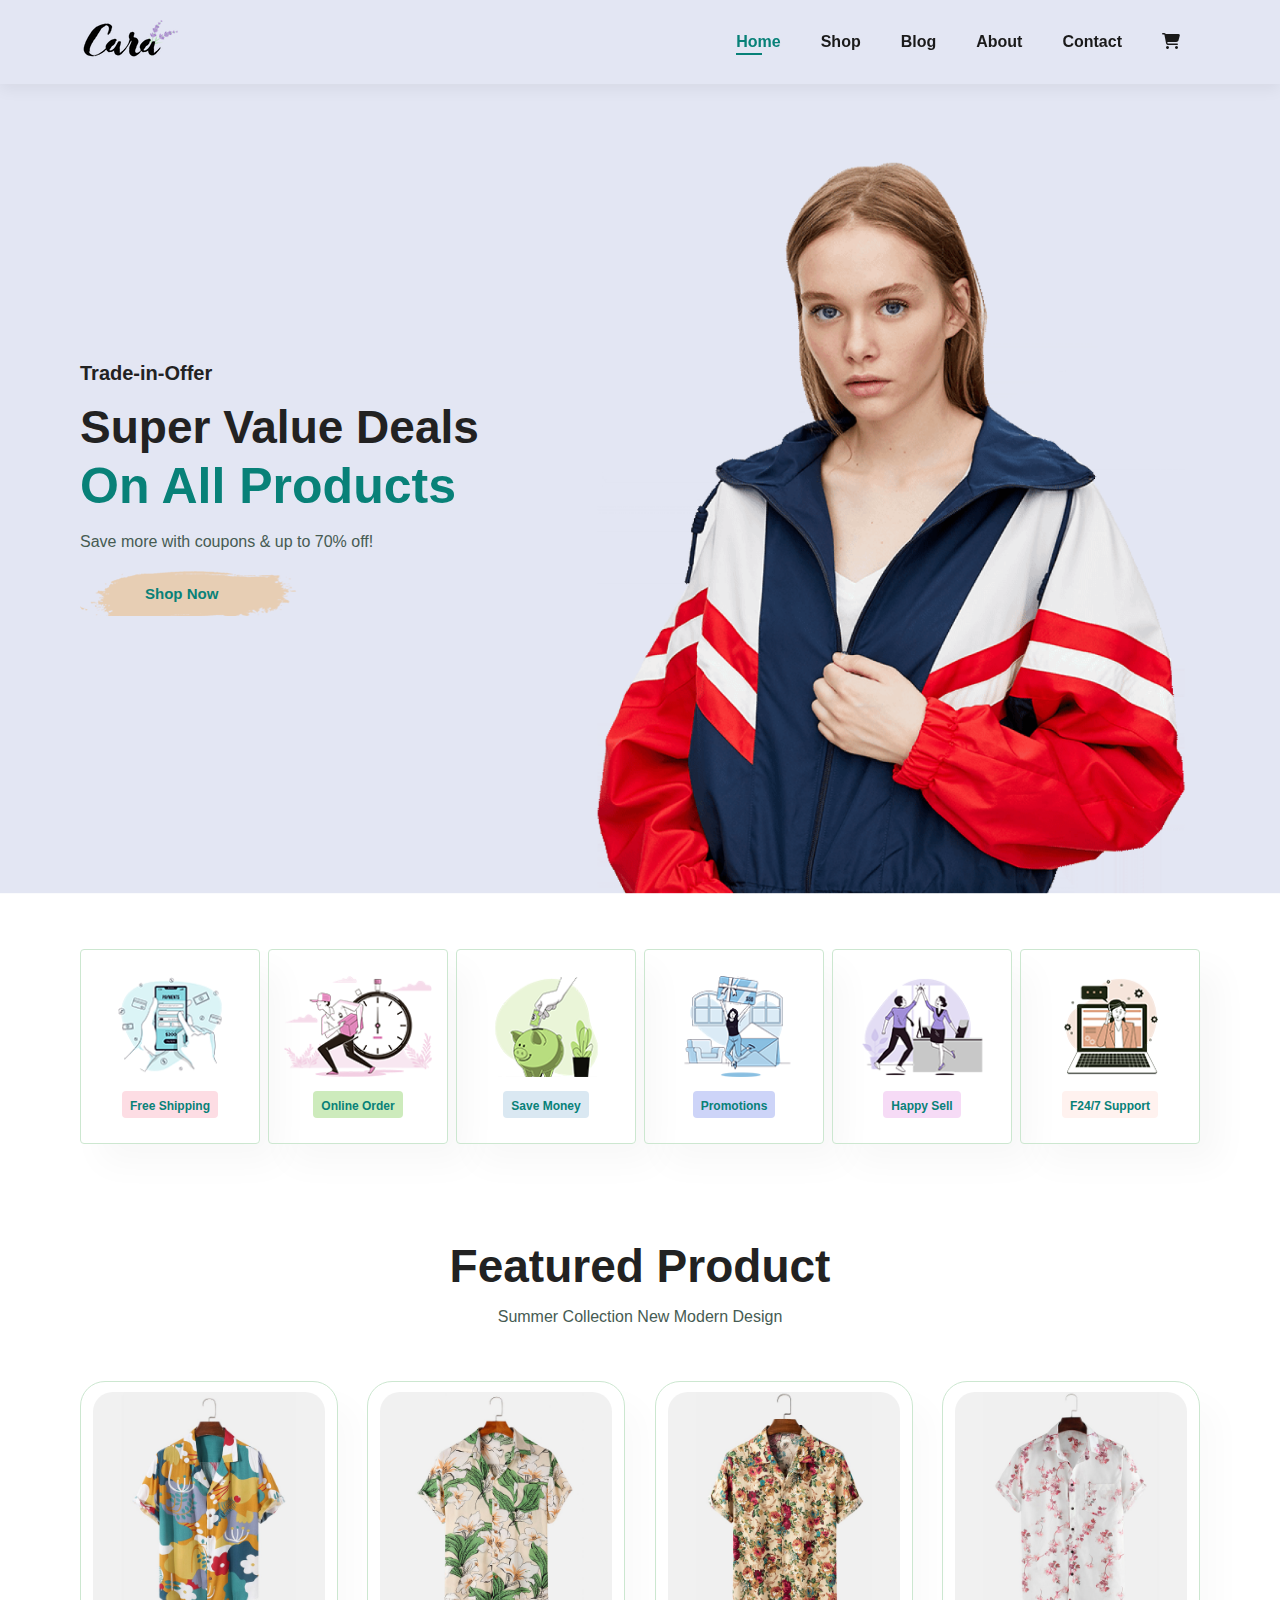
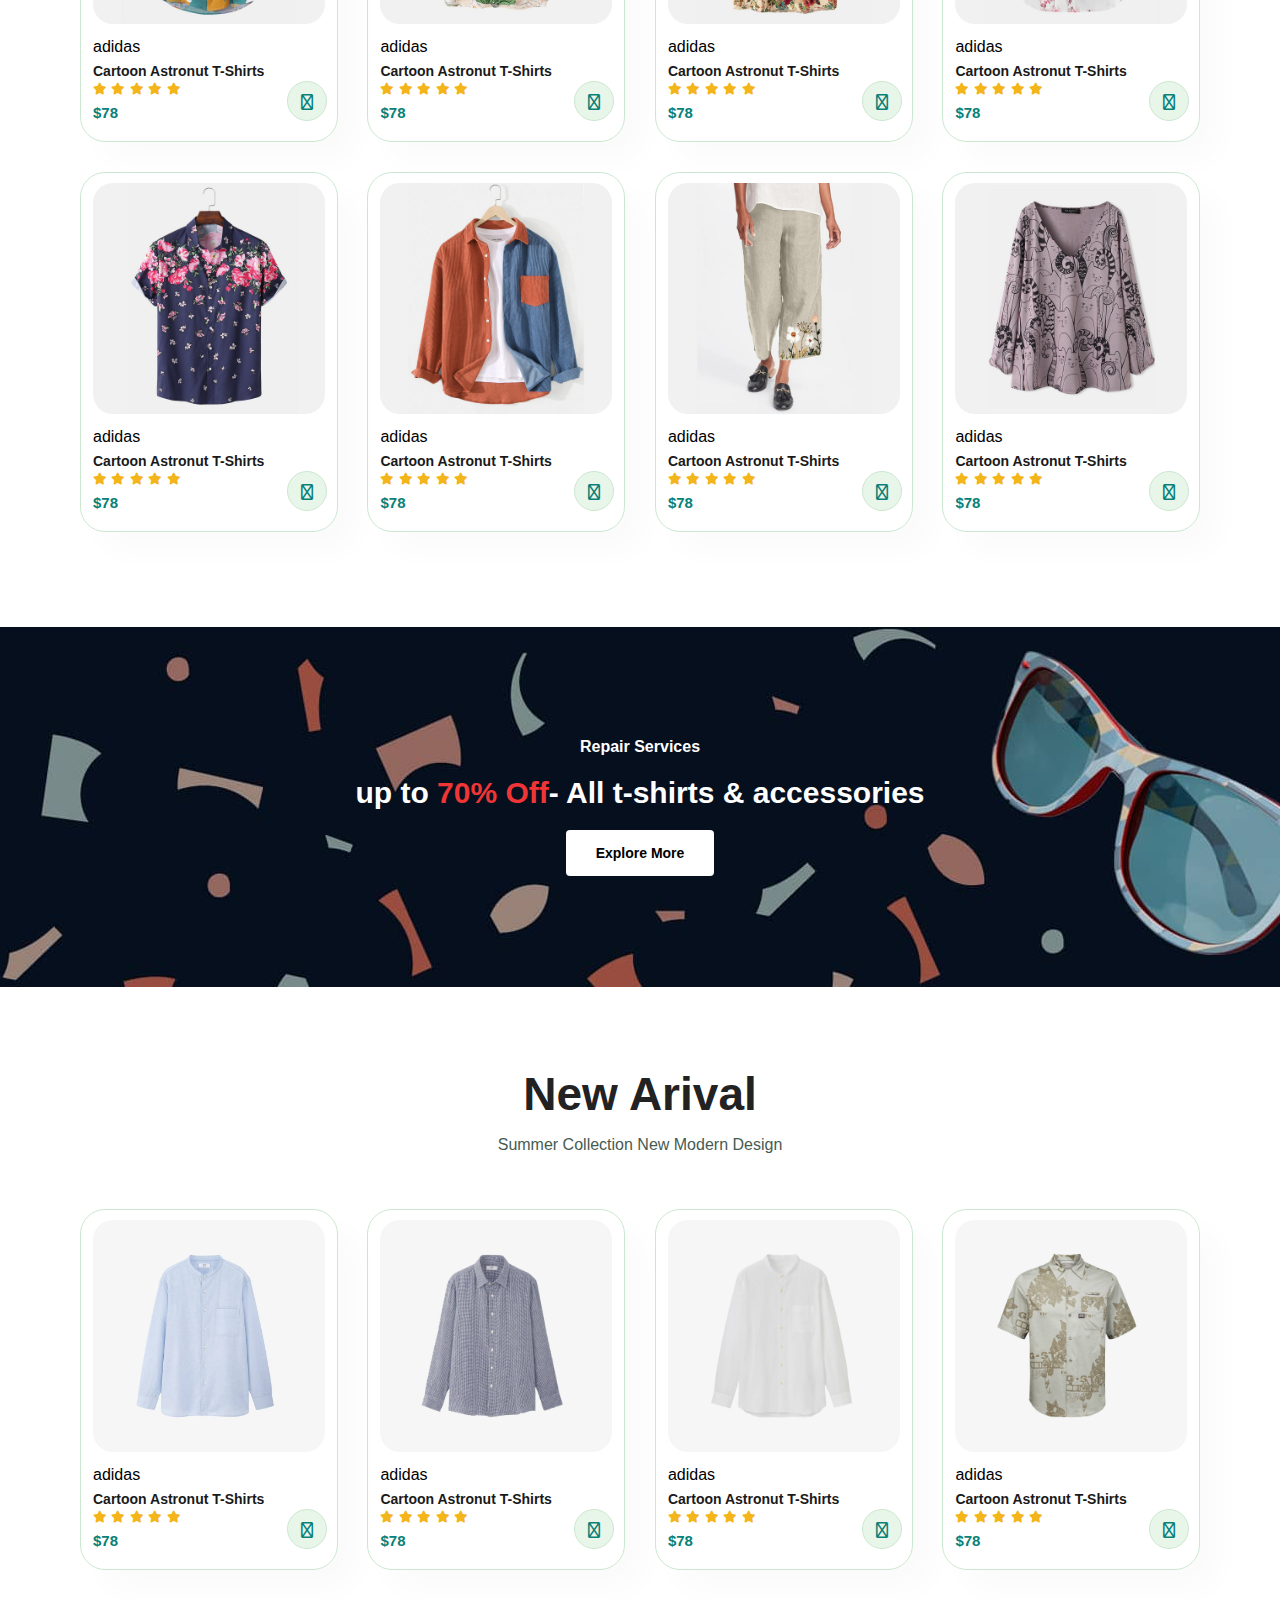
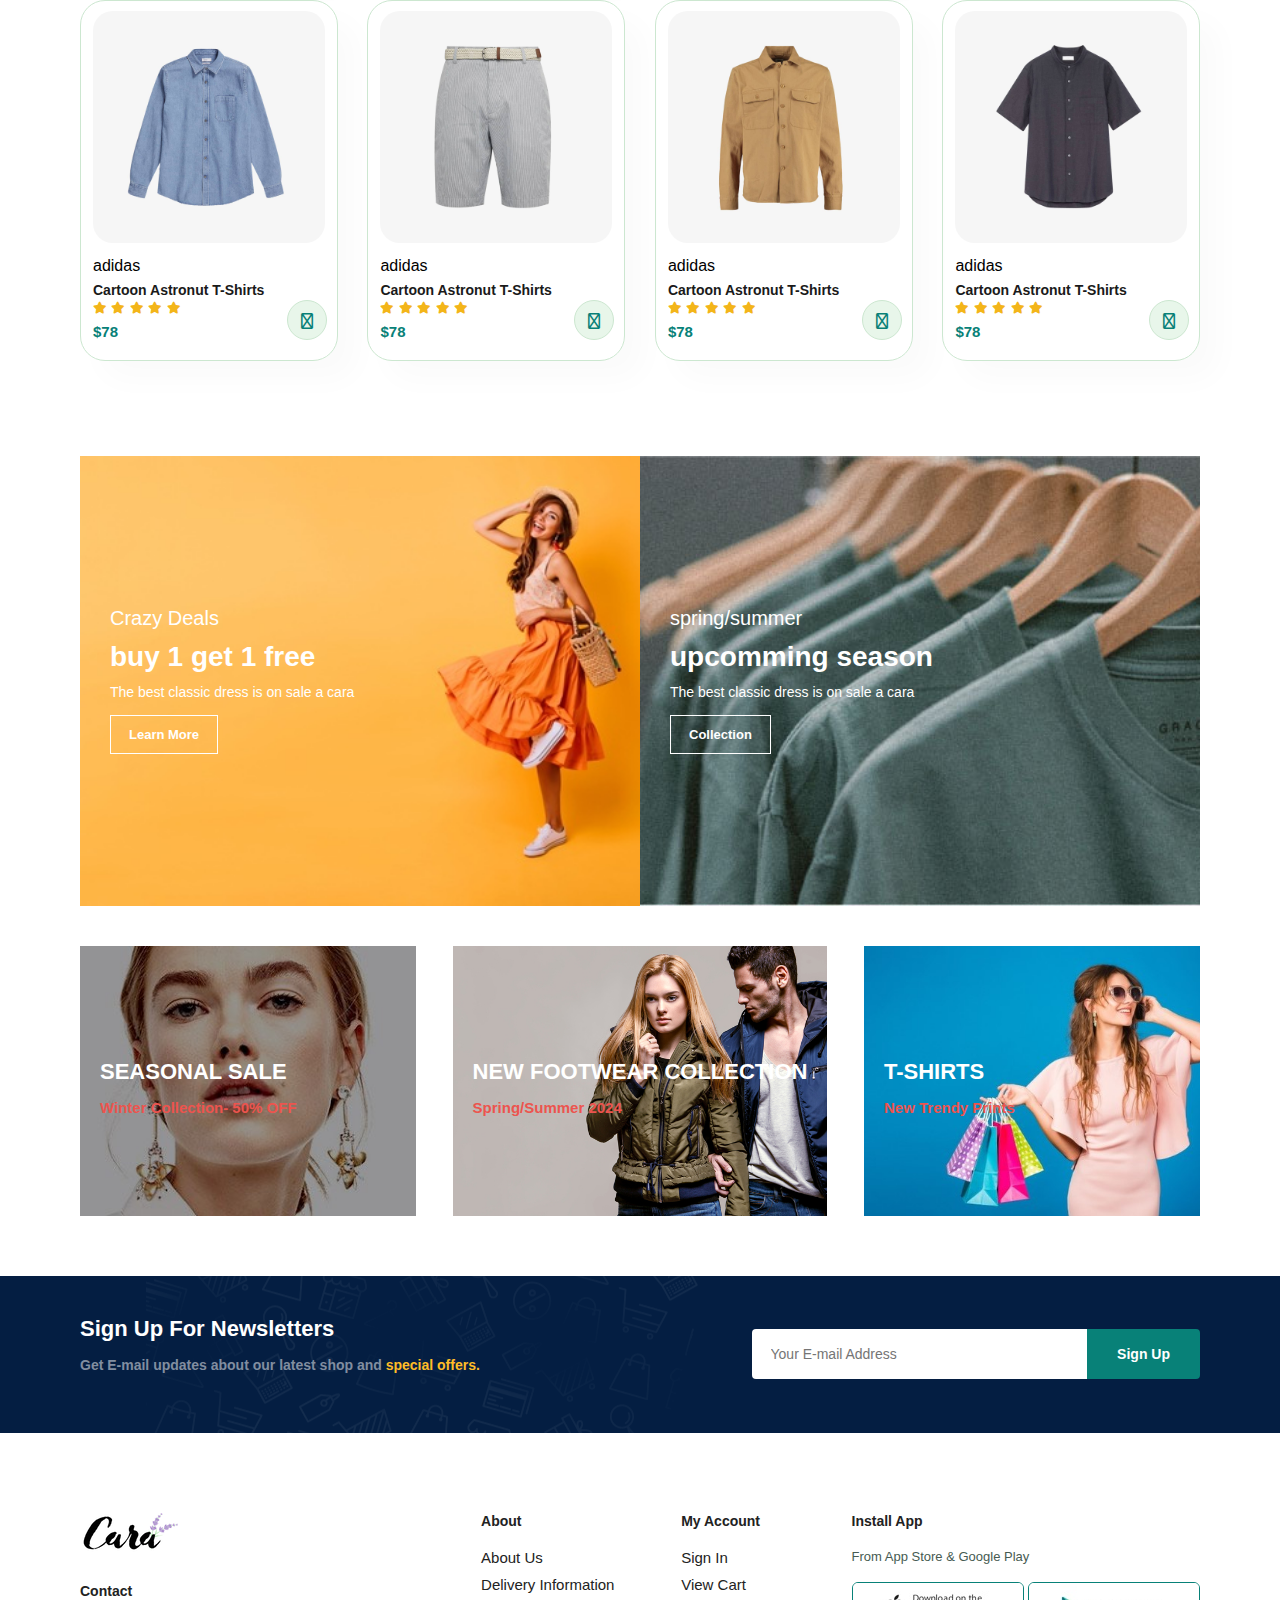
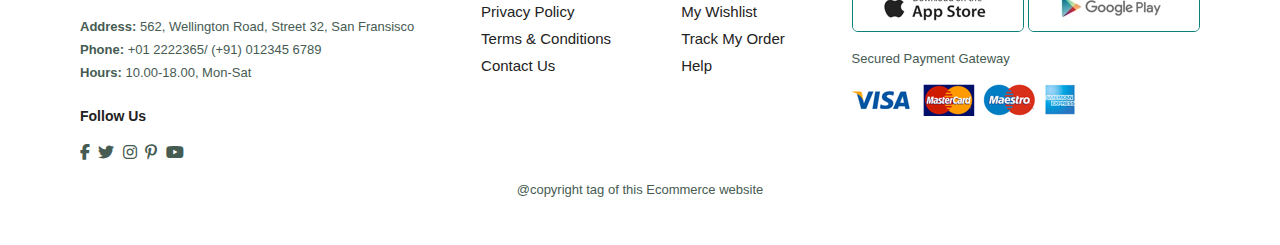
<file: index.html>
<!DOCTYPE html>
<html lang="en">
<head>
    <meta charset="UTF-8">
    <meta name="viewport" content="width=device-width, initial-scale=1.0">
    <link rel="stylesheet" href="style.css">
    <link rel="stylesheet" href="https://cdnjs.cloudflare.com/ajax/libs/font-awesome/6.5.2/css/all.min.css" referrerpolicy="no-referrer" />
    <title>Tech2etc Ecommerce</title>
</head>
<body>
    <section id="header">
        <a href="#"><img src="img/logo.png" class="logo" alt="logo"></a>

        <div>
            <ul id="navbar">
                <li><a class="active" href="index.html">Home</a></li>
                <li><a href="shop.html">Shop</a></li>
                <li><a href="blog.html">Blog</a></li>
                <li><a href="about.html">About</a></li>
                <li><a href="contact.html">Contact</a></li>
                <li id="lg-bag"><a href="cart.html"><i class="fa-solid fa-cart-shopping"></i></a></li>
                <a href="#" id="close"> <i class="far fa-times"></i></a>
            </ul>
        </div>

        <div id="mobile">
            <a href="cart.html"><i class="fa-solid fa-cart-shopping"></i></a>
            <i id="bar" class="fas fa-outdent"></i>
        </div>

    </section>   
    
    <section id="hero">
        <h4>Trade-in-Offer</h4>
        <h2>Super Value Deals</h2>
        <h1>On All Products</h1>
        <p>Save more with coupons & up to 70% off!</p>
        <button>Shop Now</button>
    </section>

    <section id="feature" class="section-p1">
        <div class="fe-box">
            <img src="/img/features/f1.png" alt="">
            <h6>Free Shipping</h6>
        </div>
        <div class="fe-box">
            <img src="/img/features/f2.png" alt="">
            <h6>Online Order</h6>
        </div>
        <div class="fe-box">
            <img src="/img/features/f3.png" alt="">
            <h6>Save Money</h6>
        </div>
        <div class="fe-box">
            <img src="/img/features/f4.png" alt="">
            <h6>Promotions</h6>
        </div>
        <div class="fe-box">
            <img src="/img/features/f5.png" alt="">
            <h6>Happy Sell</h6>
        </div>
        <div class="fe-box">
            <img src="/img/features/f6.png" alt="">
            <h6>F24/7 Support</h6>
        </div>
    </section>

    <section id="product1" class="section-p1">
        <h2>Featured Product</h2>
        <p>Summer Collection New Modern Design</p>
        <div class="pro-container">
            <div class="pro">
                <img src="img/products/f1.jpg" alt="">
                <div class="des">
                    <span>adidas</span>
                    <h5>Cartoon Astronut T-Shirts</h5>
                    <div class="star">
                        <i class="fas fa-star"></i>
                        <i class="fas fa-star"></i>
                        <i class="fas fa-star"></i>
                        <i class="fas fa-star"></i>
                        <i class="fas fa-star"></i>
                    </div>
                    <h4>$78</h4>
                </div>
                <!-- <a href="#"><i class="fal fa-shopping-cart cart"></i></a> -->
                <a href="#"><i class="fa-solid fa-cart-shopping cart"></i></a>
            </div>
            <div class="pro">
                <img src="img/products/f2.jpg" alt="">
                <div class="des">
                    <span>adidas</span>
                    <h5>Cartoon Astronut T-Shirts</h5>
                    <div class="star">
                        <i class="fas fa-star"></i>
                        <i class="fas fa-star"></i>
                        <i class="fas fa-star"></i>
                        <i class="fas fa-star"></i>
                        <i class="fas fa-star"></i>
                    </div>
                    <h4>$78</h4>
                </div>
                <!-- <a href="#"><i class="fal fa-shopping-cart cart"></i></a> -->
                <a href="#"><i class="fa-solid fa-cart-shopping cart"></i></a>
            </div>
            <div class="pro">
                <img src="img/products/f3.jpg" alt="">
                <div class="des">
                    <span>adidas</span>
                    <h5>Cartoon Astronut T-Shirts</h5>
                    <div class="star">
                        <i class="fas fa-star"></i>
                        <i class="fas fa-star"></i>
                        <i class="fas fa-star"></i>
                        <i class="fas fa-star"></i>
                        <i class="fas fa-star"></i>
                    </div>
                    <h4>$78</h4>
                </div>
                <!-- <a href="#"><i class="fal fa-shopping-cart cart"></i></a> -->
                <a href="#"><i class="fa-solid fa-cart-shopping cart"></i></a>
            </div>
            <div class="pro">
                <img src="img/products/f4.jpg" alt="">
                <div class="des">
                    <span>adidas</span>
                    <h5>Cartoon Astronut T-Shirts</h5>
                    <div class="star">
                        <i class="fas fa-star"></i>
                        <i class="fas fa-star"></i>
                        <i class="fas fa-star"></i>
                        <i class="fas fa-star"></i>
                        <i class="fas fa-star"></i>
                    </div>
                    <h4>$78</h4>
                </div>
                <!-- <a href="#"><i class="fal fa-shopping-cart cart"></i></a> -->
                <a href="#"><i class="fa-solid fa-cart-shopping cart"></i></a>
            </div>
            <div class="pro">
                <img src="img/products/f5.jpg" alt="">
                <div class="des">
                    <span>adidas</span>
                    <h5>Cartoon Astronut T-Shirts</h5>
                    <div class="star">
                        <i class="fas fa-star"></i>
                        <i class="fas fa-star"></i>
                        <i class="fas fa-star"></i>
                        <i class="fas fa-star"></i>
                        <i class="fas fa-star"></i>
                    </div>
                    <h4>$78</h4>
                </div>
                <!-- <a href="#"><i class="fal fa-shopping-cart cart"></i></a> -->
                <a href="#"><i class="fa-solid fa-cart-shopping cart"></i></a>
            </div>
            <div class="pro">
                <img src="img/products/f6.jpg" alt="">
                <div class="des">
                    <span>adidas</span>
                    <h5>Cartoon Astronut T-Shirts</h5>
                    <div class="star">
                        <i class="fas fa-star"></i>
                        <i class="fas fa-star"></i>
                        <i class="fas fa-star"></i>
                        <i class="fas fa-star"></i>
                        <i class="fas fa-star"></i>
                    </div>
                    <h4>$78</h4>
                </div>
                <!-- <a href="#"><i class="fal fa-shopping-cart cart"></i></a> -->
                <a href="#"><i class="fa-solid fa-cart-shopping cart"></i></a>
            </div>
            <div class="pro">
                <img src="img/products/f7.jpg" alt="">
                <div class="des">
                    <span>adidas</span>
                    <h5>Cartoon Astronut T-Shirts</h5>
                    <div class="star">
                        <i class="fas fa-star"></i>
                        <i class="fas fa-star"></i>
                        <i class="fas fa-star"></i>
                        <i class="fas fa-star"></i>
                        <i class="fas fa-star"></i>
                    </div>
                    <h4>$78</h4>
                </div>
                <!-- <a href="#"><i class="fal fa-shopping-cart cart"></i></a> -->
                <a href="#"><i class="fa-solid fa-cart-shopping cart"></i></a>
            </div>
            <div class="pro">
                <img src="img/products/f8.jpg" alt="">
                <div class="des">
                    <span>adidas</span>
                    <h5>Cartoon Astronut T-Shirts</h5>
                    <div class="star">
                        <i class="fas fa-star"></i>
                        <i class="fas fa-star"></i>
                        <i class="fas fa-star"></i>
                        <i class="fas fa-star"></i>
                        <i class="fas fa-star"></i>
                    </div>
                    <h4>$78</h4>
                </div>
                <!-- <a href="#"><i class="fal fa-shopping-cart cart"></i></a> -->
                <a href="#"><i class="fa-solid fa-cart-shopping cart"></i></a>
            </div>
        </div>
    </section>

    <section id="banner" class="section-m1">
        <h4>Repair Services</h4>
        <h2>up to <span>70% Off</span>- All t-shirts & accessories</h2>
        <button class="normal">Explore More</button>

    </section>

    <section id="product1" class="section-p1">
        <h2>New Arival</h2>
        <p>Summer Collection New Modern Design</p>
        <div class="pro-container">
            <div class="pro">
                <img src="img/products/n1.jpg" alt="">
                <div class="des">
                    <span>adidas</span>
                    <h5>Cartoon Astronut T-Shirts</h5>
                    <div class="star">
                        <i class="fas fa-star"></i>
                        <i class="fas fa-star"></i>
                        <i class="fas fa-star"></i>
                        <i class="fas fa-star"></i>
                        <i class="fas fa-star"></i>
                    </div>
                    <h4>$78</h4>
                </div>
                <!-- <a href="#"><i class="fal fa-shopping-cart cart"></i></a> -->
                <a href="#"><i class="fa-solid fa-cart-shopping cart"></i></a>
            </div>
            <div class="pro">
                <img src="img/products/n2.jpg" alt="">
                <div class="des">
                    <span>adidas</span>
                    <h5>Cartoon Astronut T-Shirts</h5>
                    <div class="star">
                        <i class="fas fa-star"></i>
                        <i class="fas fa-star"></i>
                        <i class="fas fa-star"></i>
                        <i class="fas fa-star"></i>
                        <i class="fas fa-star"></i>
                    </div>
                    <h4>$78</h4>
                </div>
                <!-- <a href="#"><i class="fal fa-shopping-cart cart"></i></a> -->
                <a href="#"><i class="fa-solid fa-cart-shopping cart"></i></a>
            </div>
            <div class="pro">
                <img src="img/products/n3.jpg" alt="">
                <div class="des">
                    <span>adidas</span>
                    <h5>Cartoon Astronut T-Shirts</h5>
                    <div class="star">
                        <i class="fas fa-star"></i>
                        <i class="fas fa-star"></i>
                        <i class="fas fa-star"></i>
                        <i class="fas fa-star"></i>
                        <i class="fas fa-star"></i>
                    </div>
                    <h4>$78</h4>
                </div>
                <!-- <a href="#"><i class="fal fa-shopping-cart cart"></i></a> -->
                <a href="#"><i class="fa-solid fa-cart-shopping cart"></i></a>
            </div>
            <div class="pro">
                <img src="img/products/n4.jpg" alt="">
                <div class="des">
                    <span>adidas</span>
                    <h5>Cartoon Astronut T-Shirts</h5>
                    <div class="star">
                        <i class="fas fa-star"></i>
                        <i class="fas fa-star"></i>
                        <i class="fas fa-star"></i>
                        <i class="fas fa-star"></i>
                        <i class="fas fa-star"></i>
                    </div>
                    <h4>$78</h4>
                </div>
                <!-- <a href="#"><i class="fal fa-shopping-cart cart"></i></a> -->
                <a href="#"><i class="fa-solid fa-cart-shopping cart"></i></a>
            </div>
            <div class="pro">
                <img src="img/products/n5.jpg" alt="">
                <div class="des">
                    <span>adidas</span>
                    <h5>Cartoon Astronut T-Shirts</h5>
                    <div class="star">
                        <i class="fas fa-star"></i>
                        <i class="fas fa-star"></i>
                        <i class="fas fa-star"></i>
                        <i class="fas fa-star"></i>
                        <i class="fas fa-star"></i>
                    </div>
                    <h4>$78</h4>
                </div>
                <!-- <a href="#"><i class="fal fa-shopping-cart cart"></i></a> -->
                <a href="#"><i class="fa-solid fa-cart-shopping cart"></i></a>
            </div>
            <div class="pro">
                <img src="img/products/n6.jpg" alt="">
                <div class="des">
                    <span>adidas</span>
                    <h5>Cartoon Astronut T-Shirts</h5>
                    <div class="star">
                        <i class="fas fa-star"></i>
                        <i class="fas fa-star"></i>
                        <i class="fas fa-star"></i>
                        <i class="fas fa-star"></i>
                        <i class="fas fa-star"></i>
                    </div>
                    <h4>$78</h4>
                </div>
                <!-- <a href="#"><i class="fal fa-shopping-cart cart"></i></a> -->
                <a href="#"><i class="fa-solid fa-cart-shopping cart"></i></a>
            </div>
            <div class="pro">
                <img src="img/products/n7.jpg" alt="">
                <div class="des">
                    <span>adidas</span>
                    <h5>Cartoon Astronut T-Shirts</h5>
                    <div class="star">
                        <i class="fas fa-star"></i>
                        <i class="fas fa-star"></i>
                        <i class="fas fa-star"></i>
                        <i class="fas fa-star"></i>
                        <i class="fas fa-star"></i>
                    </div>
                    <h4>$78</h4>
                </div>
                <!-- <a href="#"><i class="fal fa-shopping-cart cart"></i></a> -->
                <a href="#"><i class="fa-solid fa-cart-shopping cart"></i></a>
            </div>
            <div class="pro">
                <img src="img/products/n8.jpg" alt="">
                <div class="des">
                    <span>adidas</span>
                    <h5>Cartoon Astronut T-Shirts</h5>
                    <div class="star">
                        <i class="fas fa-star"></i>
                        <i class="fas fa-star"></i>
                        <i class="fas fa-star"></i>
                        <i class="fas fa-star"></i>
                        <i class="fas fa-star"></i>
                    </div>
                    <h4>$78</h4>
                </div>
                <!-- <a href="#"><i class="fal fa-shopping-cart cart"></i></a> -->
                <a href="#"><i class="fa-solid fa-cart-shopping cart"></i></a>
            </div>
        </div>
    </section>

    <section id="sm-banner" class="section-p1">
        <div class="banner-box">
            <h4>Crazy Deals</h4>
            <h2>buy 1 get 1 free</h2>
            <span>The best classic dress is on sale a cara</span>
            <button class="white">Learn More</button>
        </div>
        <div class="banner-box banner-box2">
            <h4>spring/summer</h4>
            <h2>upcomming season</h2>
            <span>The best classic dress is on sale a cara</span>
            <button class="white">Collection</button>
        </div>
    </section>

    <section id="banner3">
        <div class="banner-box">
            <h2>SEASONAL SALE</h2>
            <h3>Winter Collection- 50% OFF</h3>
        </div>
        <div class="banner-box banner-box2">
            <h2>NEW FOOTWEAR COLLECTION</h2>
            <h3>Spring/Summer 2024</h3>
        </div>
        <div class="banner-box banner-box3">
            <h2>T-SHIRTS</h2>
            <h3>New Trendy Prints</h3>
        </div>
    </section>

    <section id="newsletter" class="section-p1 section-m1">
        <div class="newstext">
            <h4>Sign Up For Newsletters</h4>
            <p>Get E-mail updates about our latest shop and <span>special offers.</span></p>
        </div>
        <div class="form">
            <input type="text" placeholder="Your E-mail Address">
            <button class="normal">Sign Up</button>
        </div>
    </section>

    <footer class="section-p1">
        <div class="col">
            <img src="img/logo.png" class="logo" alt="logo">
            <h4>Contact</h4>
            <p><strong>Address:</strong> 562, Wellington Road, Street 32, San Fransisco</p>
            <p><strong>Phone:</strong> +01 2222365/ (+91) 012345 6789</p>
            <p><strong>Hours:</strong> 10.00-18.00, Mon-Sat</p>
            <div class="follow">
                <h4>Follow Us</h4>
                <div class="icon">
                    <i class="fab fa-facebook-f"></i>
                    <i class="fab fa-twitter"></i>
                    <i class="fab fa-instagram"></i>
                    <i class="fab fa-pinterest-p"></i>
                    <i class="fab fa-youtube"></i>
                </div>
            </div>
        </div>

        <div class="col">
            <h4>About</h4>
            <a href="#">About Us</a>
            <a href="#">Delivery Information</a>
            <a href="#">Privacy Policy</a>
            <a href="#">Terms & Conditions</a>
            <a href="#">Contact Us</a>
        </div>
        <div class="col">
            <h4>My Account</h4>
            <a href="#">Sign In</a>
            <a href="#">View Cart</a>
            <a href="#">My Wishlist</a>
            <a href="#">Track My Order</a>
            <a href="#">Help</a>
        </div>

        <div class="col install">
            <h4>Install App</h4>
            <p>From App Store & Google Play</p>
            <div class="row">
                <img src="img/pay/app.jpg" alt="app">
                <img src="img/pay/play.jpg" alt="play">
            </div>
            <p>Secured Payment Gateway</p>
            <img src="img/pay/pay.png" alt="">
        </div>

        <div class="copyright">
            <p>@copyright tag of this Ecommerce website</p>
        </div>
    </footer>

    <script src="script.js"></script>

</body>
</html>
</file>
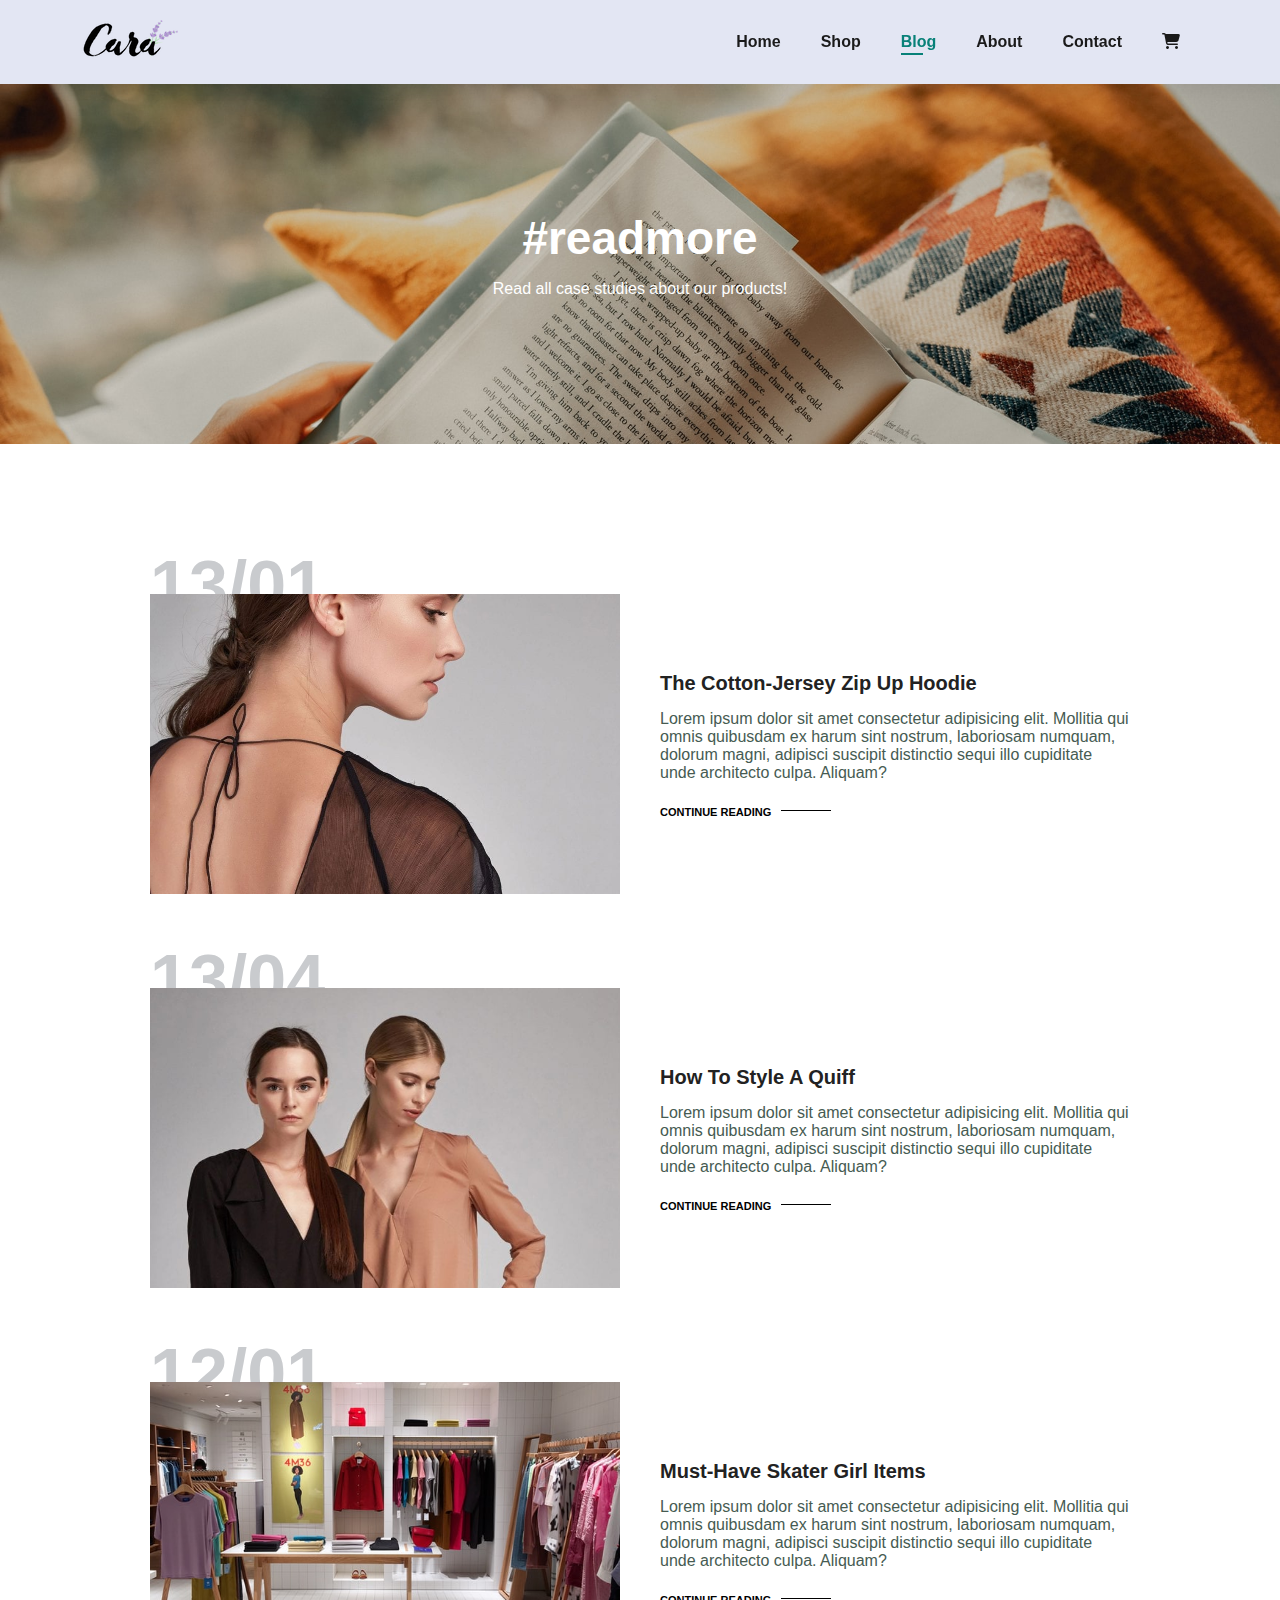
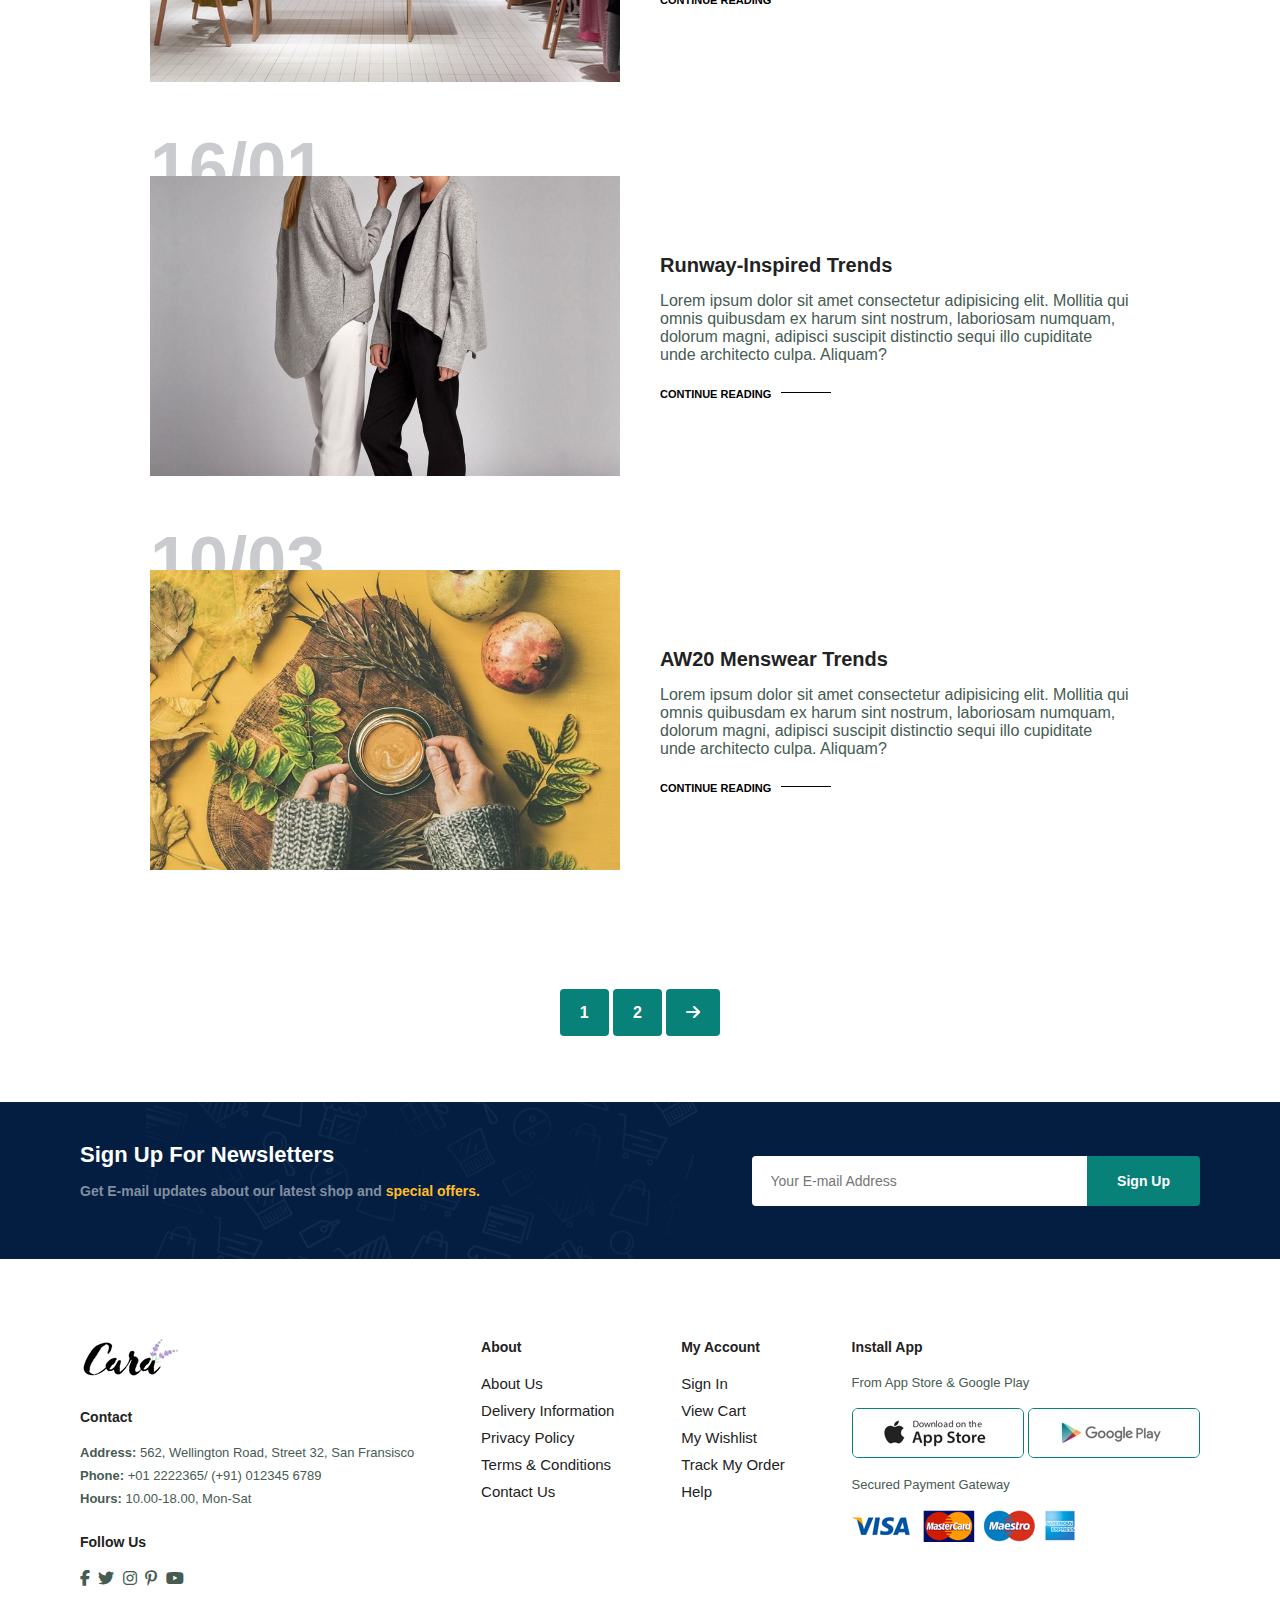
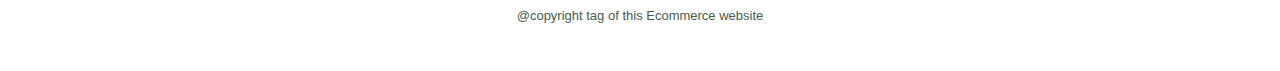
<file: blog.html>
<!DOCTYPE html>
<html lang="en">
<head>
    <meta charset="UTF-8">
    <meta name="viewport" content="width=device-width, initial-scale=1.0">
    <link rel="stylesheet" href="style.css">
    <link rel="stylesheet" href="https://cdnjs.cloudflare.com/ajax/libs/font-awesome/6.5.2/css/all.min.css" referrerpolicy="no-referrer" />
    <title>Tech2etc Ecommerce</title>
</head>
<body>
    <section id="header">
        <a href="#"><img src="img/logo.png" class="logo" alt="logo"></a>

        <div>
            <ul id="navbar">
                <li><a href="index.html">Home</a></li>
                <li><a href="shop.html">Shop</a></li>
                <li><a class="active" href="blog.html">Blog</a></li>
                <li><a href="about.html">About</a></li>
                <li><a href="contact.html">Contact</a></li>
                <li id="lg-bag"><a href="cart.html"><i class="fa-solid fa-cart-shopping"></i></a></li>
                <a href="#" id="close"> <i class="far fa-times"></i></a>
            </ul>
        </div>

        <div id="mobile">
            <a href="cart.html"><i class="fa-solid fa-cart-shopping"></i></a>
            <i id="bar" class="fas fa-outdent"></i>
        </div>

    </section>   
    
    <section id="page-header" class="blog-header">
        <h2>#readmore</h2>
        <p>Read all case studies about our products!</p>
    </section>

    <section id="blog">
        <div class="blog-box">
            <div class="blog-img">
                <img src="img/blog/b1.jpg" alt="">
            </div>
            <div class="blog-details">
                <h4>The Cotton-Jersey Zip Up Hoodie</h4>
                <p>Lorem ipsum dolor sit amet consectetur adipisicing elit. Mollitia qui omnis quibusdam ex harum sint nostrum, laboriosam numquam, dolorum magni, adipisci suscipit distinctio sequi illo cupiditate unde architecto culpa. Aliquam?</p>
                <a href="#">CONTINUE READING</a>
            </div>
            <h1>13/01</h1>
        </div>

        <div class="blog-box">
            <div class="blog-img">
                <img src="img/blog/b2.jpg" alt="">
            </div>
            <div class="blog-details">
                <h4>How To Style A Quiff</h4>
                <p>Lorem ipsum dolor sit amet consectetur adipisicing elit. Mollitia qui omnis quibusdam ex harum sint nostrum, laboriosam numquam, dolorum magni, adipisci suscipit distinctio sequi illo cupiditate unde architecto culpa. Aliquam?</p>
                <a href="#">CONTINUE READING</a>
            </div>
            <h1>13/04</h1>
        </div>

        <div class="blog-box">
            <div class="blog-img">
                <img src="img/blog/b3.jpg" alt="">
            </div>
            <div class="blog-details">
                <h4>Must-Have Skater Girl Items</h4>
                <p>Lorem ipsum dolor sit amet consectetur adipisicing elit. Mollitia qui omnis quibusdam ex harum sint nostrum, laboriosam numquam, dolorum magni, adipisci suscipit distinctio sequi illo cupiditate unde architecto culpa. Aliquam?</p>
                <a href="#">CONTINUE READING</a>
            </div>
            <h1>12/01</h1>
        </div>

        <div class="blog-box">
            <div class="blog-img">
                <img src="img/blog/b4.jpg" alt="">
            </div>
            <div class="blog-details">
                <h4>Runway-Inspired Trends</h4>
                <p>Lorem ipsum dolor sit amet consectetur adipisicing elit. Mollitia qui omnis quibusdam ex harum sint nostrum, laboriosam numquam, dolorum magni, adipisci suscipit distinctio sequi illo cupiditate unde architecto culpa. Aliquam?</p>
                <a href="#">CONTINUE READING</a>
            </div>
            <h1>16/01</h1>
        </div>

        <div class="blog-box">
            <div class="blog-img">
                <img src="img/blog/b6.jpg" alt="">
            </div>
            <div class="blog-details">
                <h4>AW20 Menswear Trends</h4>
                <p>Lorem ipsum dolor sit amet consectetur adipisicing elit. Mollitia qui omnis quibusdam ex harum sint nostrum, laboriosam numquam, dolorum magni, adipisci suscipit distinctio sequi illo cupiditate unde architecto culpa. Aliquam?</p>
                <a href="#">CONTINUE READING</a>
            </div>
            <h1>10/03</h1>
        </div>
    </section>

    <section id="pagination" class="section-p1">
        <a href="#">1</a>
        <a href="#">2</a>
        <a href="#"><i class="fa-solid fa-arrow-right"></i></a>
    </section>

    <section id="newsletter" class="section-p1 section-m1">
        <div class="newstext">
            <h4>Sign Up For Newsletters</h4>
            <p>Get E-mail updates about our latest shop and <span>special offers.</span></p>
        </div>
        <div class="form">
            <input type="text" placeholder="Your E-mail Address">
            <button class="normal">Sign Up</button>
        </div>
    </section>

    <footer class="section-p1">
        <div class="col">
            <img src="img/logo.png" class="logo" alt="logo">
            <h4>Contact</h4>
            <p><strong>Address:</strong> 562, Wellington Road, Street 32, San Fransisco</p>
            <p><strong>Phone:</strong> +01 2222365/ (+91) 012345 6789</p>
            <p><strong>Hours:</strong> 10.00-18.00, Mon-Sat</p>
            <div class="follow">
                <h4>Follow Us</h4>
                <div class="icon">
                    <i class="fab fa-facebook-f"></i>
                    <i class="fab fa-twitter"></i>
                    <i class="fab fa-instagram"></i>
                    <i class="fab fa-pinterest-p"></i>
                    <i class="fab fa-youtube"></i>
                </div>
            </div>
        </div>

        <div class="col">
            <h4>About</h4>
            <a href="#">About Us</a>
            <a href="#">Delivery Information</a>
            <a href="#">Privacy Policy</a>
            <a href="#">Terms & Conditions</a>
            <a href="#">Contact Us</a>
        </div>
        <div class="col">
            <h4>My Account</h4>
            <a href="#">Sign In</a>
            <a href="#">View Cart</a>
            <a href="#">My Wishlist</a>
            <a href="#">Track My Order</a>
            <a href="#">Help</a>
        </div>

        <div class="col install">
            <h4>Install App</h4>
            <p>From App Store & Google Play</p>
            <div class="row">
                <img src="img/pay/app.jpg" alt="app">
                <img src="img/pay/play.jpg" alt="play">
            </div>
            <p>Secured Payment Gateway</p>
            <img src="img/pay/pay.png" alt="">
        </div>

        <div class="copyright">
            <p>@copyright tag of this Ecommerce website</p>
        </div>
    </footer>

    <script src="script.js"></script>

</body>
</html>
</file>
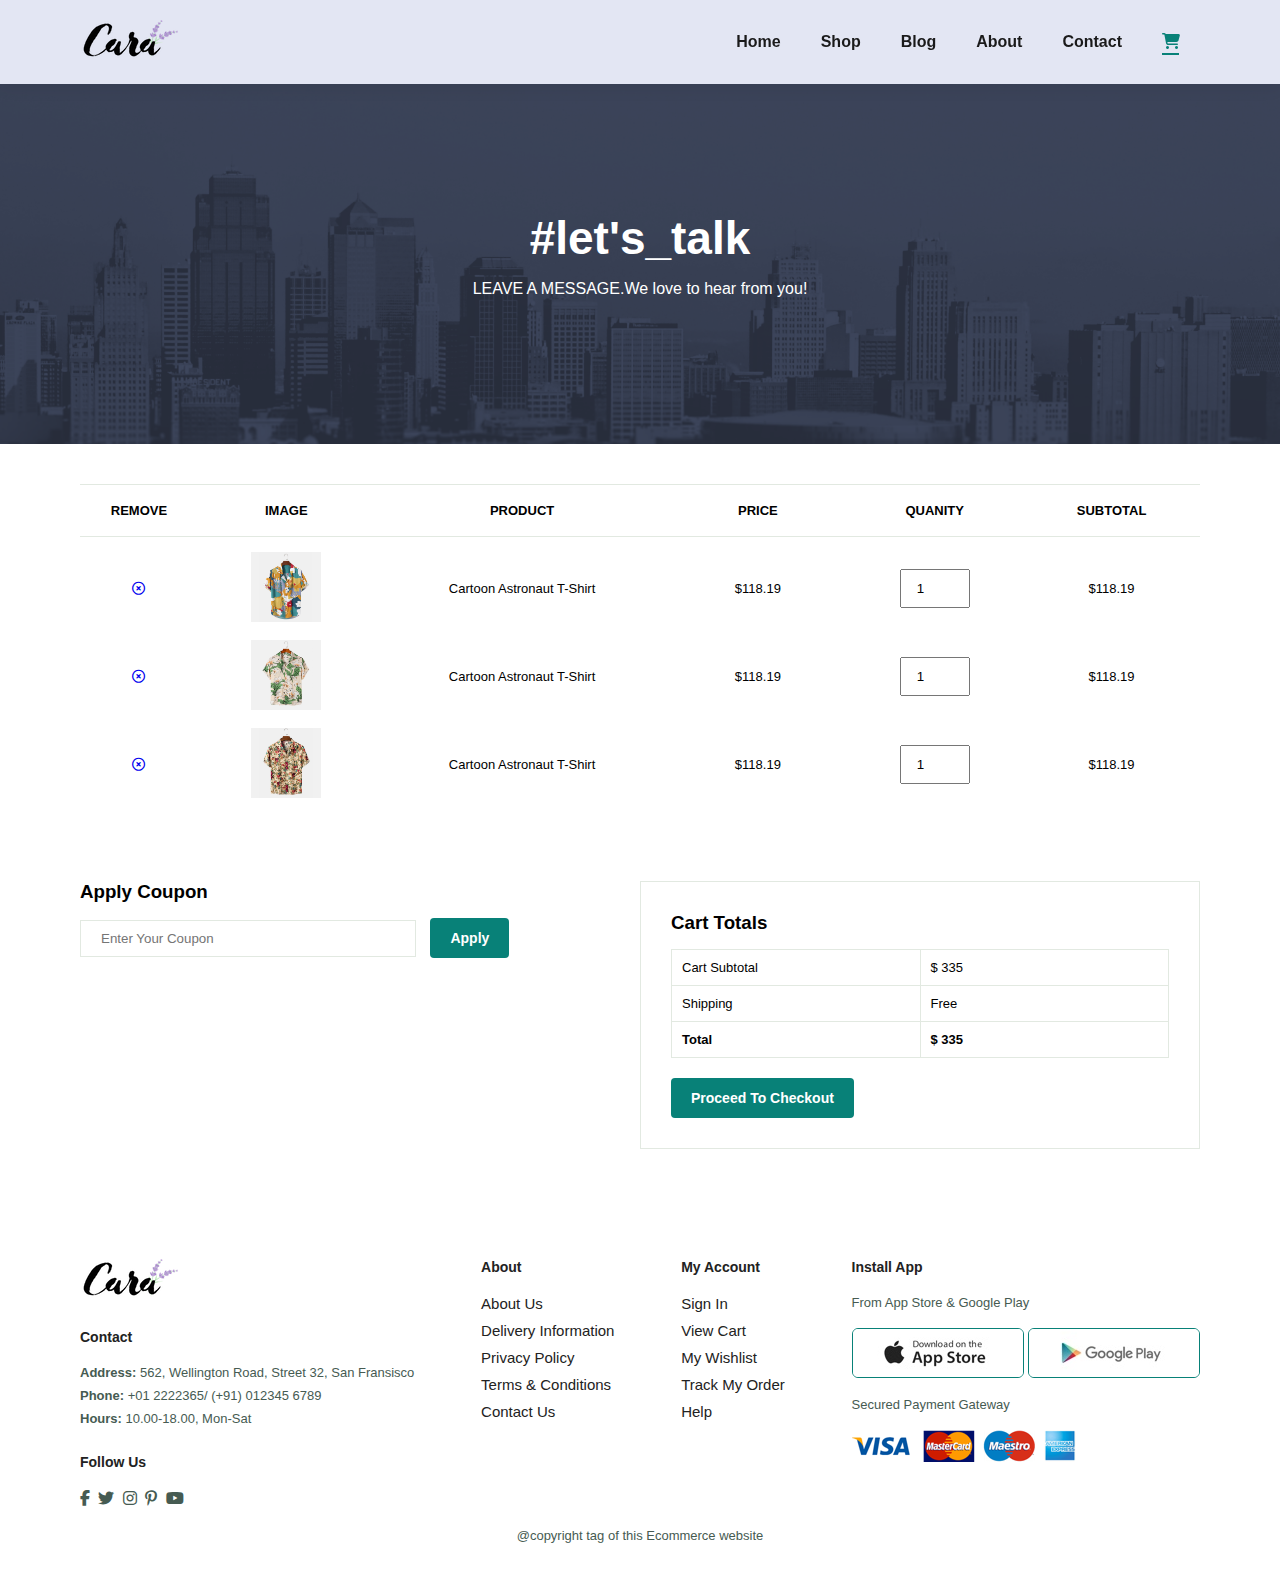
<file: cart.html>
<!DOCTYPE html>
<html lang="en">
<head>
    <meta charset="UTF-8">
    <meta name="viewport" content="width=device-width, initial-scale=1.0">
    <link rel="stylesheet" href="style.css">
    <link rel="stylesheet" href="https://cdnjs.cloudflare.com/ajax/libs/font-awesome/6.5.2/css/all.min.css" referrerpolicy="no-referrer" />
    <title>Tech2etc Ecommerce</title>
</head>
<body>
    <section id="header">
        <a href="#"><img src="img/logo.png" class="logo" alt="logo"></a>

        <div>
            <ul id="navbar">
                <li><a href="index.html">Home</a></li>
                <li><a href="shop.html">Shop</a></li>
                <li><a href="blog.html">Blog</a></li>
                <li><a href="about.html">About</a></li>
                <li><a href="contact.html">Contact</a></li>
                <li id="lg-bag"><a class="active" href="cart.html"><i class="fa-solid fa-cart-shopping"></i></a></li>
                <a href="#" id="close"> <i class="far fa-times"></i></a>
            </ul>
        </div>

        <div id="mobile">
            <a href="cart.html"><i class="fa-solid fa-cart-shopping"></i></a>
            <i id="bar" class="fas fa-outdent"></i>
        </div>

    </section>   
    
    <section id="page-header" class="about-header">
        <h2>#let's_talk</h2>
        <p>LEAVE A MESSAGE.We love to hear from you!</p>
    </section>

    <section id="cart" class="section-p1">
        <table width="100%">
            <thead>
                <tr>
                    <td>Remove</td>
                    <td>Image</td>
                    <td>Product</td>
                    <td>Price</td>
                    <td>Quanity</td>
                    <td>Subtotal</td>
                </tr>
            </thead>

            <tbody>
                <tr>
                    <td><a href="#"><i class="far fa-times-circle"></i></a></td>
                    <td><img src="/img/products/f1.jpg" alt=""></td>
                    <td>Cartoon Astronaut T-Shirt</td>
                    <td>$118.19</td>
                    <td><input type="number" value="1"></td>
                    <td>$118.19</td>
                </tr>
                <tr>
                    <td><a href="#"><i class="far fa-times-circle"></i></a></td>
                    <td><img src="/img/products/f2.jpg" alt=""></td>
                    <td>Cartoon Astronaut T-Shirt</td>
                    <td>$118.19</td>
                    <td><input type="number" value="1"></td>
                    <td>$118.19</td>
                </tr>
                <tr>
                    <td><a href="#"><i class="far fa-times-circle"></i></a></td>
                    <td><img src="/img/products/f3.jpg" alt=""></td>
                    <td>Cartoon Astronaut T-Shirt</td>
                    <td>$118.19</td>
                    <td><input type="number" value="1"></td>
                    <td>$118.19</td>
                </tr>
            </tbody>
        </table>
    </section>

    <section id="card-add" class="section-p1">
        <div id="coupon">
            <h3>Apply Coupon</h3>
            <div>
                <input type="text" placeholder="Enter Your Coupon">
                <button class="normal">Apply</button>
            </div>
        </div>

        <div id="subtotal">
            <h3>Cart Totals</h3>
            <table>
                <tr>
                    <td>Cart Subtotal</td>
                    <td>$ 335</td>
                </tr>
                <tr>
                    <td>Shipping</td>
                    <td>Free</td>
                </tr>
                <tr>
                    <td><Strong>Total</Strong></td>
                    <td><Strong>$ 335</Strong></td>
                </tr>
            </table>
            <button class="normal">Proceed To Checkout</button>
        </div>
    </section>

    <footer class="section-p1">
        <div class="col">
            <img src="img/logo.png" class="logo" alt="logo">
            <h4>Contact</h4>
            <p><strong>Address:</strong> 562, Wellington Road, Street 32, San Fransisco</p>
            <p><strong>Phone:</strong> +01 2222365/ (+91) 012345 6789</p>
            <p><strong>Hours:</strong> 10.00-18.00, Mon-Sat</p>
            <div class="follow">
                <h4>Follow Us</h4>
                <div class="icon">
                    <i class="fab fa-facebook-f"></i>
                    <i class="fab fa-twitter"></i>
                    <i class="fab fa-instagram"></i>
                    <i class="fab fa-pinterest-p"></i>
                    <i class="fab fa-youtube"></i>
                </div>
            </div>
        </div>

        <div class="col">
            <h4>About</h4>
            <a href="#">About Us</a>
            <a href="#">Delivery Information</a>
            <a href="#">Privacy Policy</a>
            <a href="#">Terms & Conditions</a>
            <a href="#">Contact Us</a>
        </div>
        <div class="col">
            <h4>My Account</h4>
            <a href="#">Sign In</a>
            <a href="#">View Cart</a>
            <a href="#">My Wishlist</a>
            <a href="#">Track My Order</a>
            <a href="#">Help</a>
        </div>

        <div class="col install">
            <h4>Install App</h4>
            <p>From App Store & Google Play</p>
            <div class="row">
                <img src="img/pay/app.jpg" alt="app">
                <img src="img/pay/play.jpg" alt="play">
            </div>
            <p>Secured Payment Gateway</p>
            <img src="img/pay/pay.png" alt="">
        </div>

        <div class="copyright">
            <p>@copyright tag of this Ecommerce website</p>
        </div>
    </footer>

    <script src="script.js"></script>

</body>
</html>
</file>
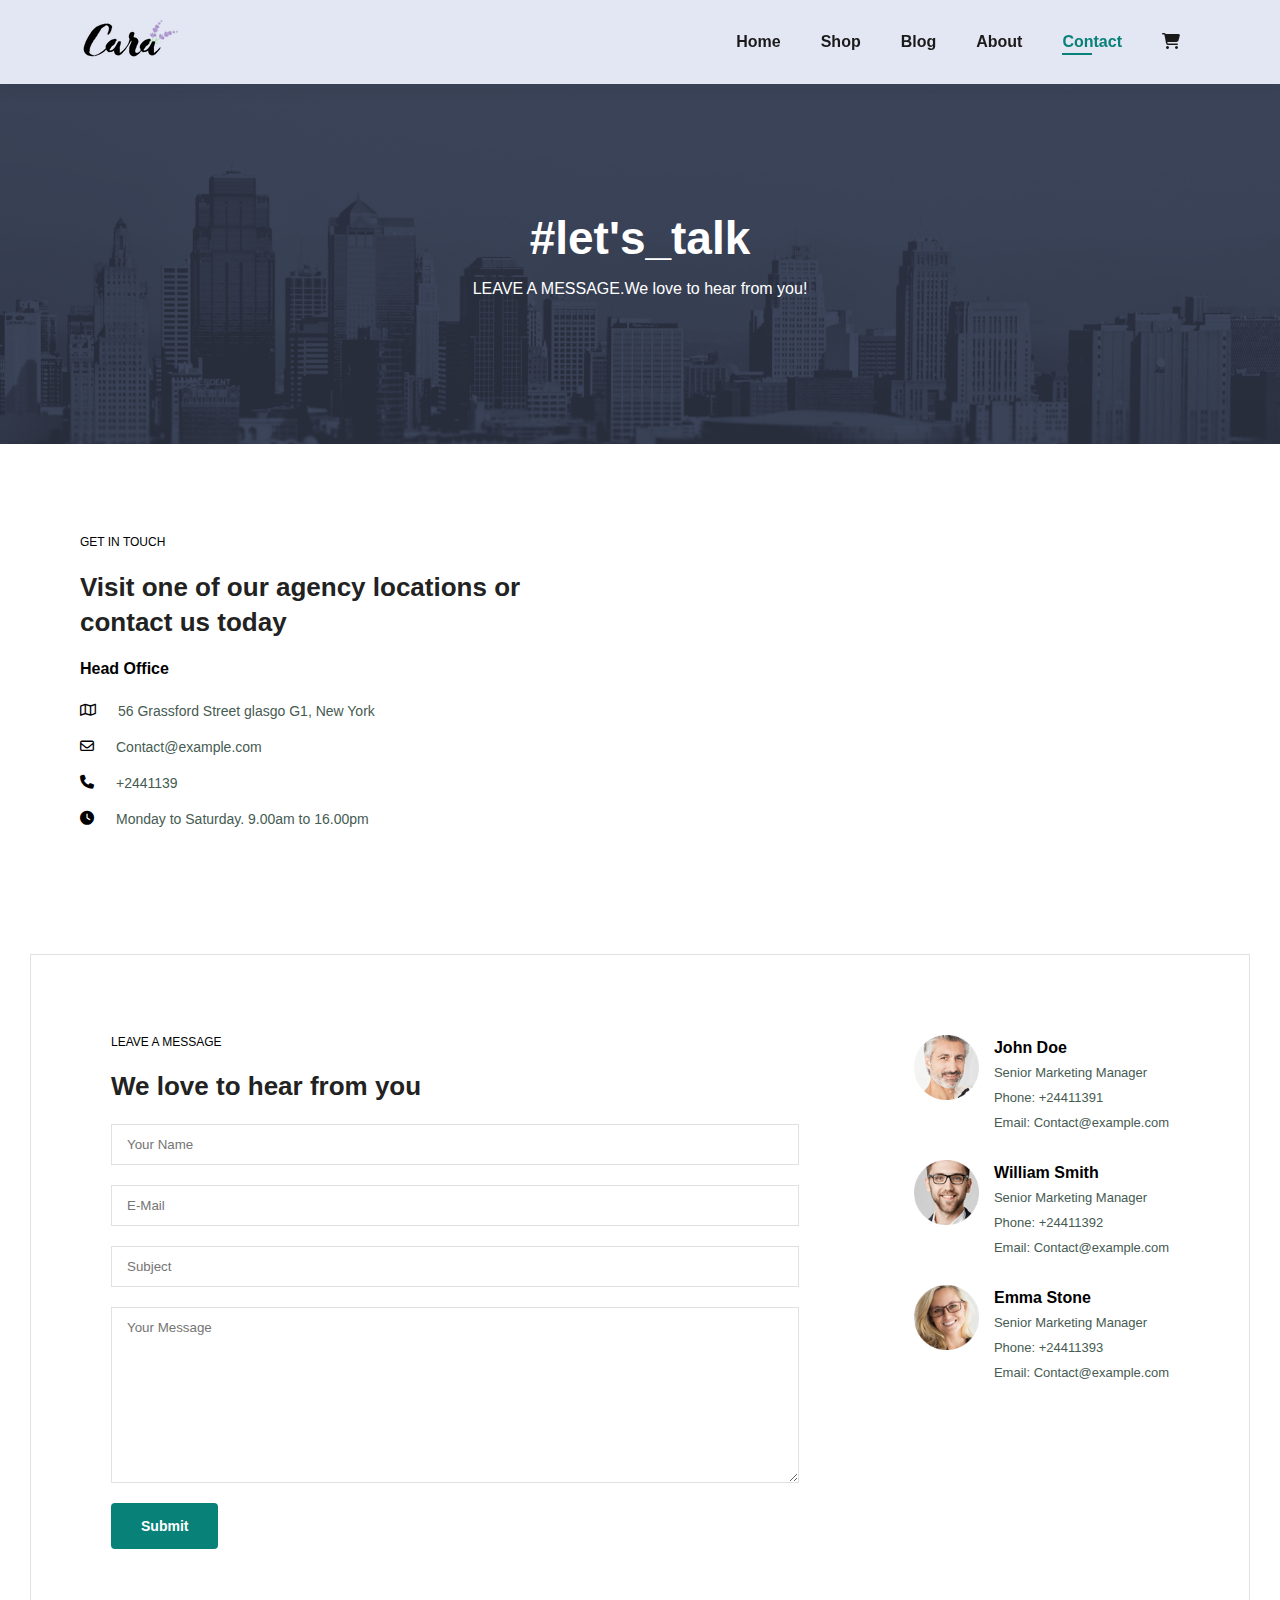
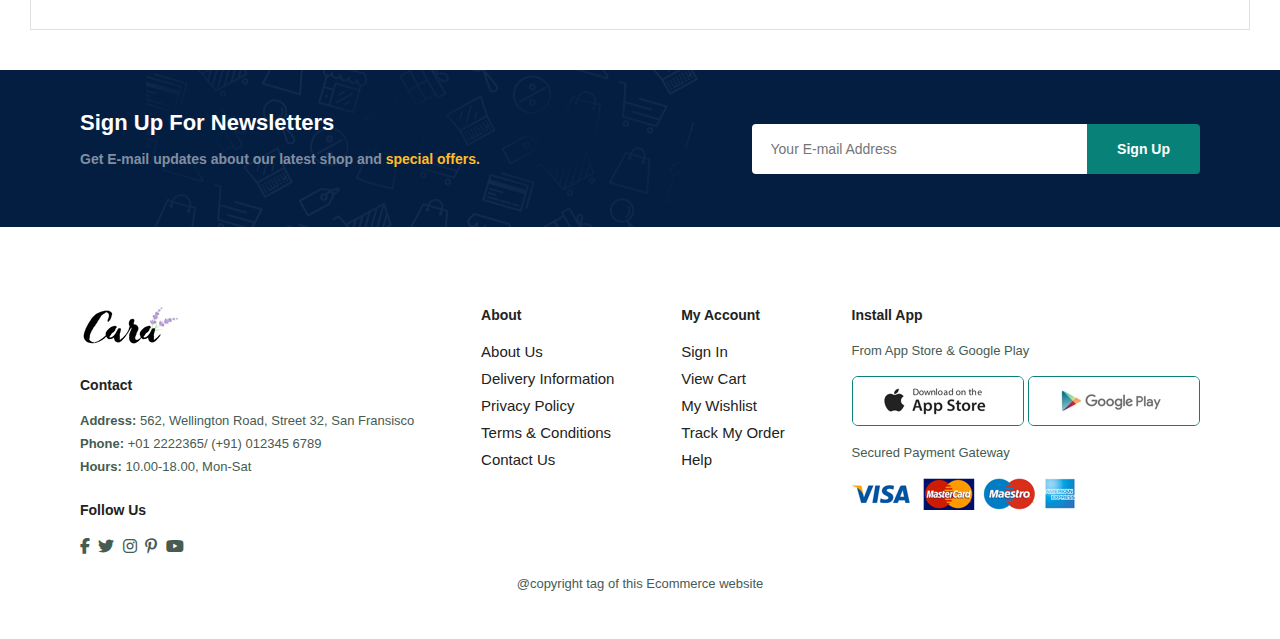
<file: contact.html>
<!DOCTYPE html>
<html lang="en">
<head>
    <meta charset="UTF-8">
    <meta name="viewport" content="width=device-width, initial-scale=1.0">
    <link rel="stylesheet" href="style.css">
    <link rel="stylesheet" href="https://cdnjs.cloudflare.com/ajax/libs/font-awesome/6.5.2/css/all.min.css" referrerpolicy="no-referrer" />
    <title>Tech2etc Ecommerce</title>
</head>
<body>
    <section id="header">
        <a href="#"><img src="img/logo.png" class="logo" alt="logo"></a>

        <div>
            <ul id="navbar">
                <li><a href="index.html">Home</a></li>
                <li><a href="shop.html">Shop</a></li>
                <li><a href="blog.html">Blog</a></li>
                <li><a href="about.html">About</a></li>
                <li><a class="active" href="contact.html">Contact</a></li>
                <li id="lg-bag"><a href="cart.html"><i class="fa-solid fa-cart-shopping"></i></a></li>
                <a href="#" id="close"> <i class="far fa-times"></i></a>
            </ul>
        </div>

        <div id="mobile">
            <a href="cart.html"><i class="fa-solid fa-cart-shopping"></i></a>
            <i id="bar" class="fas fa-outdent"></i>
        </div>

    </section>   
    
    <section id="page-header" class="about-header">
        <h2>#let's_talk</h2>
        <p>LEAVE A MESSAGE.We love to hear from you!</p>
    </section>

    <section id="contact-details" class="section-p1">
        <div class="details">
            <span>GET IN TOUCH</span>
            <h2>Visit one of our agency locations or contact us today</h2>
            <h3>Head Office</h3>
            <div>
                <li>
                    <i class="fa-regular fa-map"></i>
                    <p>56 Grassford Street glasgo G1, New York</p>
                </li>
                <li>
                    <i class="fa-regular fa-envelope"></i>
                    <p>Contact@example.com</p>
                </li>
                <li>
                    <i class="fa-solid fa-phone"></i>
                    <p>+2441139</p>
                </li>
                <li>
                    <i class="fa-solid fa-clock"></i>
                    <p>Monday to Saturday. 9.00am to 16.00pm</p>
                </li>
            </div>
        </div>

        <div class="map">
            <iframe src="https://www.google.com/maps/embed?pb=!1m18!1m12!1m3!1d3648.496963310652!2d90.38043987439566!3d23.87199018409933!2m3!1f0!2f0!3f0!3m2!1i1024!2i768!4f13.1!3m3!1m2!1s0x3755c40fb857cb01%3A0xb6ca60a98b4c89e2!2z4KaJ4Kak4KeN4Kak4Kaw4Ka-IOCnp-CnqCDgpqjgpq7gp43gpqzgprAg4Ka44KeH4KaV4KeN4Kaf4KawIOCmquCmvuCmsOCnjeCmlQ!5e0!3m2!1sbn!2sbd!4v1713377278240!5m2!1sbn!2sbd" width="600" height="450" style="border:0;" allowfullscreen="" loading="lazy" referrerpolicy="no-referrer-when-downgrade"></iframe>
        </div>
    </section>

    <section id="form-details">
        <form action="">
            <span>LEAVE A MESSAGE</span>
            <h2>We love to hear from you</h2>
            <input type="text" placeholder="Your Name">
            <input type="text" placeholder="E-Mail">
            <input type="text" placeholder="Subject">
            <textarea name="" id="" cols="30" rows="10" placeholder="Your Message"></textarea>
            <button class="normal">Submit</button>
        </form>

        <div class="people">
            <div>
                <img src="img/people/1.png" alt="">
                <p><span>John Doe</span> Senior Marketing Manager <br> Phone: +24411391
                <br>Email: Contact@example.com</p>                
            </div>
            <div>
                <img src="img/people/2.png" alt="">
                <p><span>William Smith</span> Senior Marketing Manager <br> Phone: +24411392
                <br>Email: Contact@example.com</p>                
            </div>
            <div>
                <img src="img/people/3.png" alt="">
                <p><span>Emma Stone</span> Senior Marketing Manager <br> Phone: +24411393
                <br>Email: Contact@example.com</p>                
            </div>
        </div>
    </section>

    <section id="newsletter" class="section-p1 section-m1">
        <div class="newstext">
            <h4>Sign Up For Newsletters</h4>
            <p>Get E-mail updates about our latest shop and <span>special offers.</span></p>
        </div>
        <div class="form">
            <input type="text" placeholder="Your E-mail Address">
            <button class="normal">Sign Up</button>
        </div>
    </section>

    <footer class="section-p1">
        <div class="col">
            <img src="img/logo.png" class="logo" alt="logo">
            <h4>Contact</h4>
            <p><strong>Address:</strong> 562, Wellington Road, Street 32, San Fransisco</p>
            <p><strong>Phone:</strong> +01 2222365/ (+91) 012345 6789</p>
            <p><strong>Hours:</strong> 10.00-18.00, Mon-Sat</p>
            <div class="follow">
                <h4>Follow Us</h4>
                <div class="icon">
                    <i class="fab fa-facebook-f"></i>
                    <i class="fab fa-twitter"></i>
                    <i class="fab fa-instagram"></i>
                    <i class="fab fa-pinterest-p"></i>
                    <i class="fab fa-youtube"></i>
                </div>
            </div>
        </div>

        <div class="col">
            <h4>About</h4>
            <a href="#">About Us</a>
            <a href="#">Delivery Information</a>
            <a href="#">Privacy Policy</a>
            <a href="#">Terms & Conditions</a>
            <a href="#">Contact Us</a>
        </div>
        <div class="col">
            <h4>My Account</h4>
            <a href="#">Sign In</a>
            <a href="#">View Cart</a>
            <a href="#">My Wishlist</a>
            <a href="#">Track My Order</a>
            <a href="#">Help</a>
        </div>

        <div class="col install">
            <h4>Install App</h4>
            <p>From App Store & Google Play</p>
            <div class="row">
                <img src="img/pay/app.jpg" alt="app">
                <img src="img/pay/play.jpg" alt="play">
            </div>
            <p>Secured Payment Gateway</p>
            <img src="img/pay/pay.png" alt="">
        </div>

        <div class="copyright">
            <p>@copyright tag of this Ecommerce website</p>
        </div>
    </footer>

    <script src="script.js"></script>

</body>
</html>
</file>
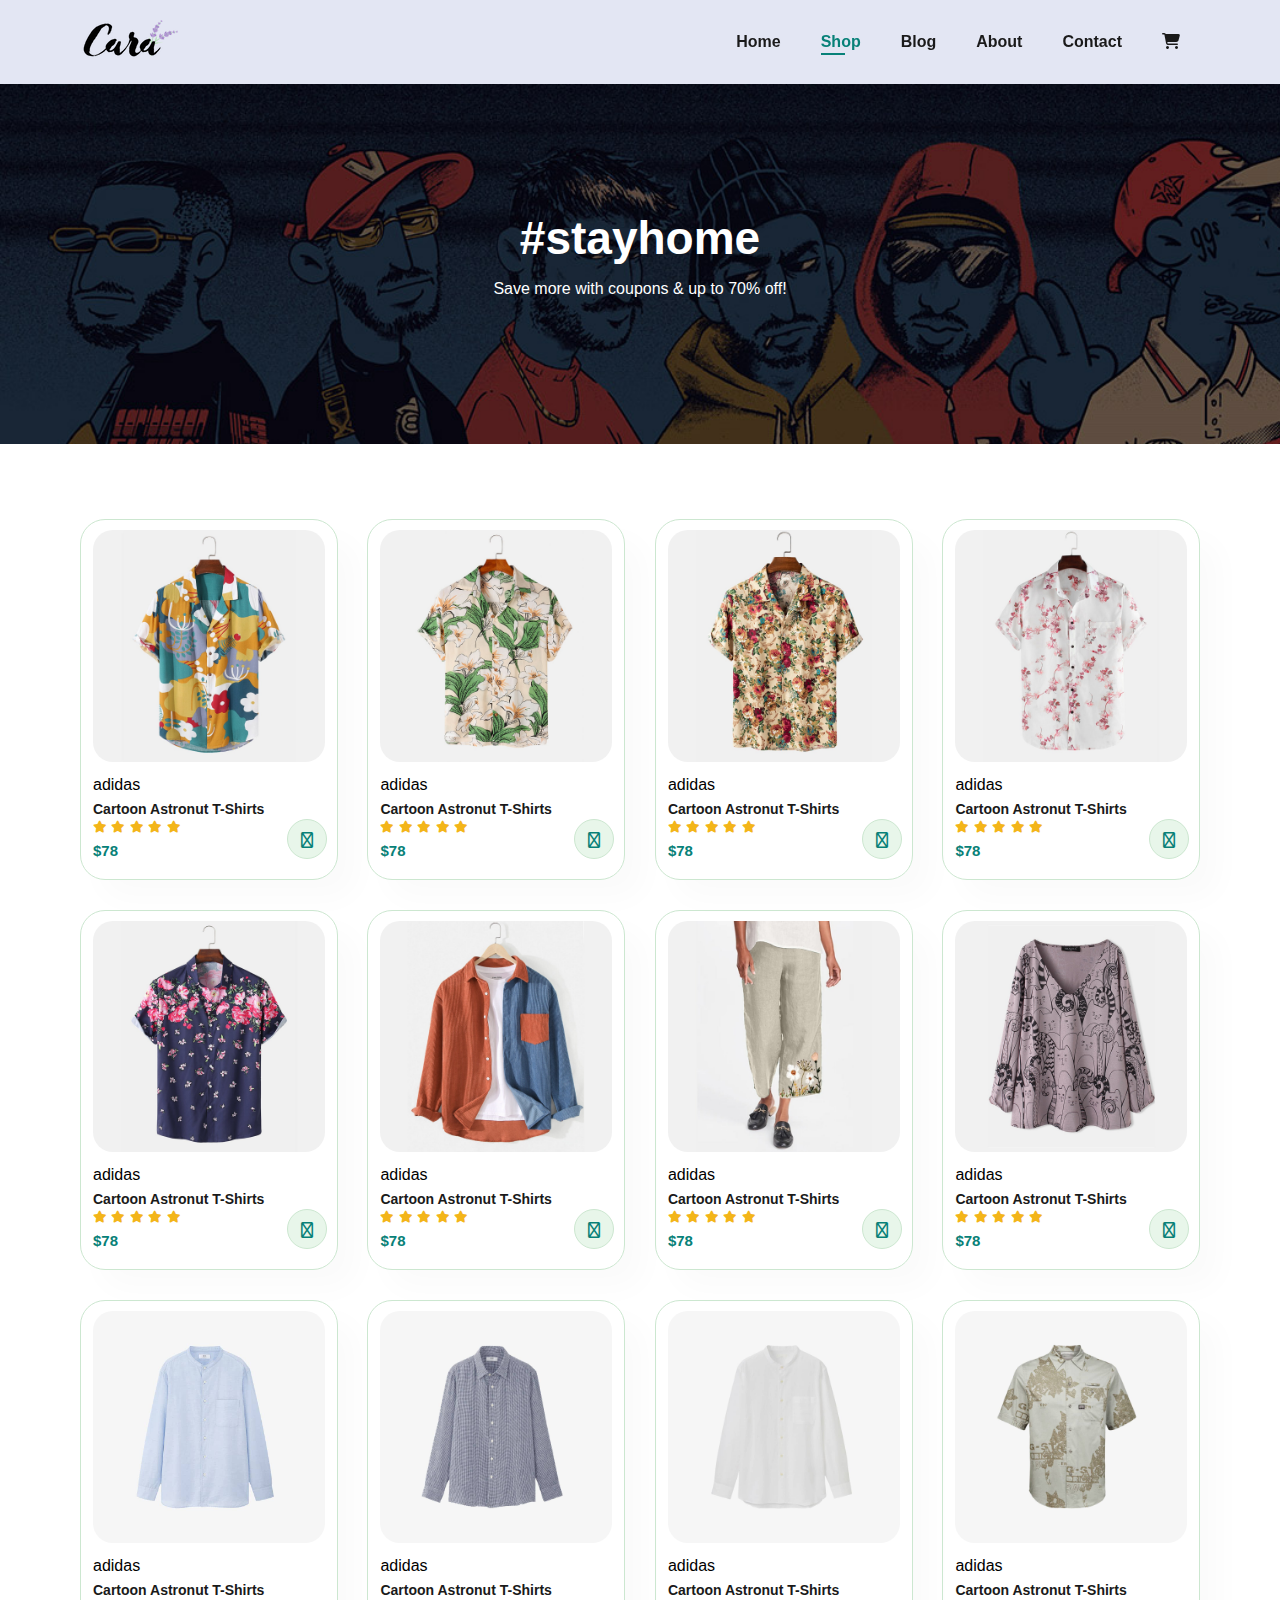
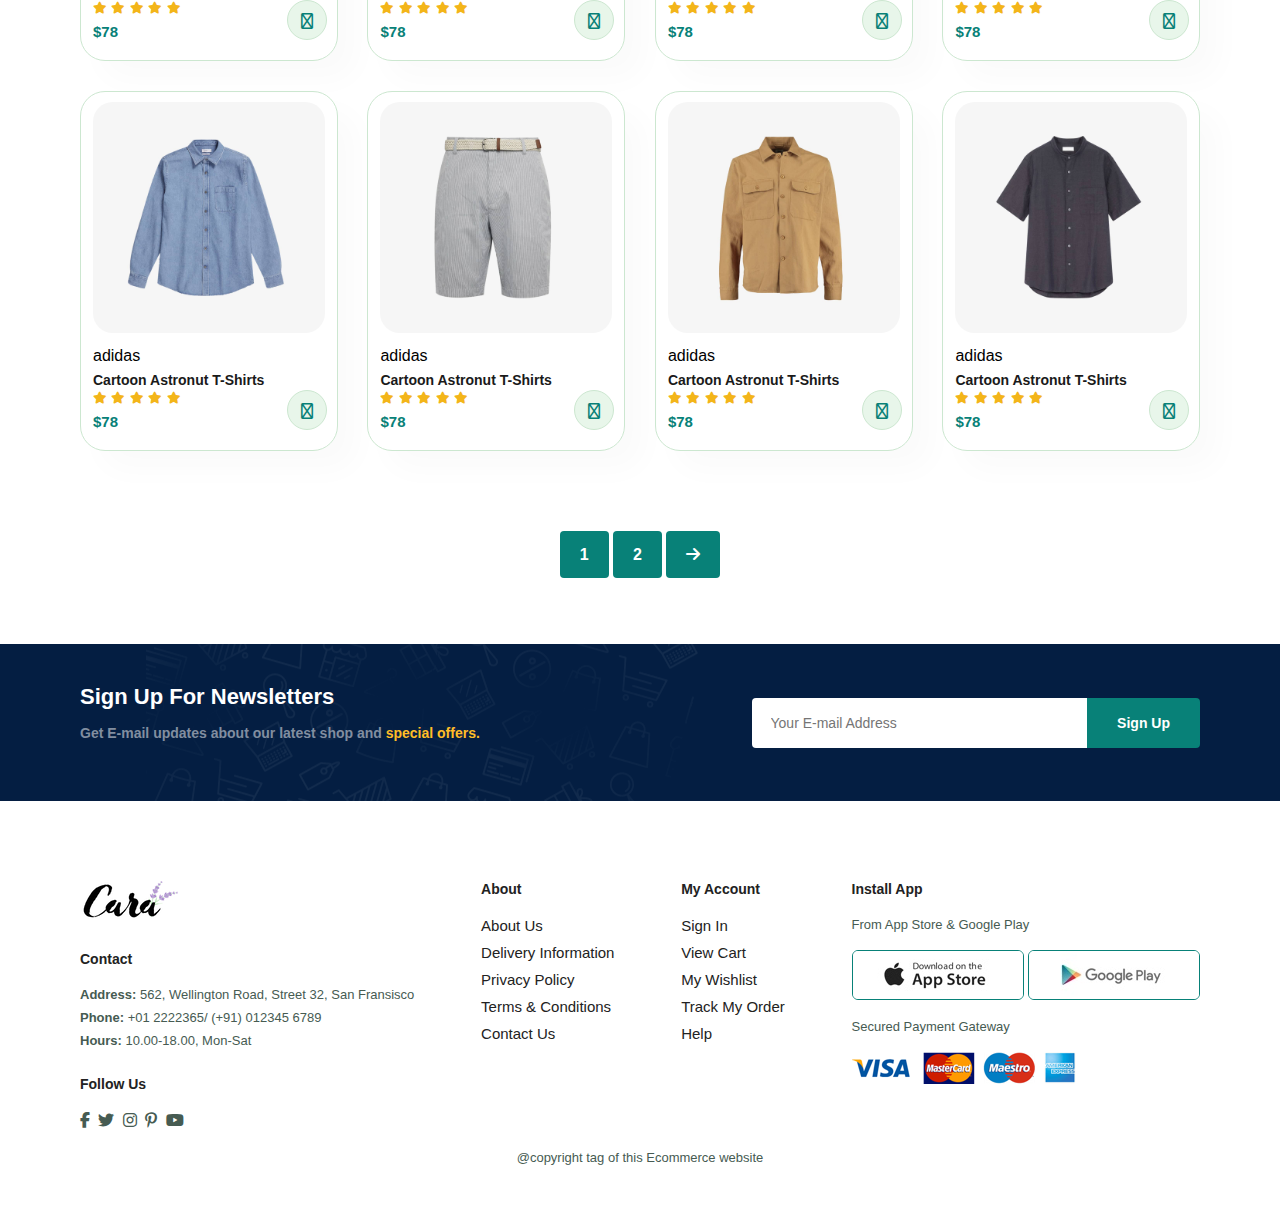
<file: shop.html>
<!DOCTYPE html>
<html lang="en">
<head>
    <meta charset="UTF-8">
    <meta name="viewport" content="width=device-width, initial-scale=1.0">
    <link rel="stylesheet" href="style.css">
    <link rel="stylesheet" href="https://cdnjs.cloudflare.com/ajax/libs/font-awesome/6.5.2/css/all.min.css" referrerpolicy="no-referrer" />
    <title>Tech2etc Ecommerce</title>
</head>
<body>
    <section id="header">
        <a href="#"><img src="img/logo.png" class="logo" alt="logo"></a>

        <div>
            <ul id="navbar">
                <li><a href="index.html">Home</a></li>
                <li><a class="active" href="shop.html">Shop</a></li>
                <li><a href="blog.html">Blog</a></li>
                <li><a href="about.html">About</a></li>
                <li><a href="contact.html">Contact</a></li>
                <li id="lg-bag"><a href="cart.html"><i class="fa-solid fa-cart-shopping"></i></a></li>
                <a href="#" id="close"> <i class="far fa-times"></i></a>
            </ul>
        </div>

        <div id="mobile">
            <a href="cart.html"><i class="fa-solid fa-cart-shopping"></i></a>
            <i id="bar" class="fas fa-outdent"></i>
        </div>

    </section>   
    
    <section id="page-header">
        <h2>#stayhome</h2>
        <p>Save more with coupons & up to 70% off!</p>
    </section>

    <section id="product1" class="section-p1">
        <div class="pro-container">
            <div class="pro" onclick="window.location.href='sproduct.html';">
                <img src="img/products/f1.jpg" alt="">
                <div class="des">
                    <span>adidas</span>
                    <h5>Cartoon Astronut T-Shirts</h5>
                    <div class="star">
                        <i class="fas fa-star"></i>
                        <i class="fas fa-star"></i>
                        <i class="fas fa-star"></i>
                        <i class="fas fa-star"></i>
                        <i class="fas fa-star"></i>
                    </div>
                    <h4>$78</h4>
                </div>
                <!-- <a href="#"><i class="fal fa-shopping-cart cart"></i></a> -->
                <a href="#"><i class="fa-solid fa-cart-shopping cart"></i></a>
            </div>
            <div class="pro">
                <img src="img/products/f2.jpg" alt="">
                <div class="des">
                    <span>adidas</span>
                    <h5>Cartoon Astronut T-Shirts</h5>
                    <div class="star">
                        <i class="fas fa-star"></i>
                        <i class="fas fa-star"></i>
                        <i class="fas fa-star"></i>
                        <i class="fas fa-star"></i>
                        <i class="fas fa-star"></i>
                    </div>
                    <h4>$78</h4>
                </div>
                <!-- <a href="#"><i class="fal fa-shopping-cart cart"></i></a> -->
                <a href="#"><i class="fa-solid fa-cart-shopping cart"></i></a>
            </div>
            <div class="pro">
                <img src="img/products/f3.jpg" alt="">
                <div class="des">
                    <span>adidas</span>
                    <h5>Cartoon Astronut T-Shirts</h5>
                    <div class="star">
                        <i class="fas fa-star"></i>
                        <i class="fas fa-star"></i>
                        <i class="fas fa-star"></i>
                        <i class="fas fa-star"></i>
                        <i class="fas fa-star"></i>
                    </div>
                    <h4>$78</h4>
                </div>
                <!-- <a href="#"><i class="fal fa-shopping-cart cart"></i></a> -->
                <a href="#"><i class="fa-solid fa-cart-shopping cart"></i></a>
            </div>
            <div class="pro">
                <img src="img/products/f4.jpg" alt="">
                <div class="des">
                    <span>adidas</span>
                    <h5>Cartoon Astronut T-Shirts</h5>
                    <div class="star">
                        <i class="fas fa-star"></i>
                        <i class="fas fa-star"></i>
                        <i class="fas fa-star"></i>
                        <i class="fas fa-star"></i>
                        <i class="fas fa-star"></i>
                    </div>
                    <h4>$78</h4>
                </div>
                <!-- <a href="#"><i class="fal fa-shopping-cart cart"></i></a> -->
                <a href="#"><i class="fa-solid fa-cart-shopping cart"></i></a>
            </div>
            <div class="pro">
                <img src="img/products/f5.jpg" alt="">
                <div class="des">
                    <span>adidas</span>
                    <h5>Cartoon Astronut T-Shirts</h5>
                    <div class="star">
                        <i class="fas fa-star"></i>
                        <i class="fas fa-star"></i>
                        <i class="fas fa-star"></i>
                        <i class="fas fa-star"></i>
                        <i class="fas fa-star"></i>
                    </div>
                    <h4>$78</h4>
                </div>
                <!-- <a href="#"><i class="fal fa-shopping-cart cart"></i></a> -->
                <a href="#"><i class="fa-solid fa-cart-shopping cart"></i></a>
            </div>
            <div class="pro">
                <img src="img/products/f6.jpg" alt="">
                <div class="des">
                    <span>adidas</span>
                    <h5>Cartoon Astronut T-Shirts</h5>
                    <div class="star">
                        <i class="fas fa-star"></i>
                        <i class="fas fa-star"></i>
                        <i class="fas fa-star"></i>
                        <i class="fas fa-star"></i>
                        <i class="fas fa-star"></i>
                    </div>
                    <h4>$78</h4>
                </div>
                <!-- <a href="#"><i class="fal fa-shopping-cart cart"></i></a> -->
                <a href="#"><i class="fa-solid fa-cart-shopping cart"></i></a>
            </div>
            <div class="pro">
                <img src="img/products/f7.jpg" alt="">
                <div class="des">
                    <span>adidas</span>
                    <h5>Cartoon Astronut T-Shirts</h5>
                    <div class="star">
                        <i class="fas fa-star"></i>
                        <i class="fas fa-star"></i>
                        <i class="fas fa-star"></i>
                        <i class="fas fa-star"></i>
                        <i class="fas fa-star"></i>
                    </div>
                    <h4>$78</h4>
                </div>
                <!-- <a href="#"><i class="fal fa-shopping-cart cart"></i></a> -->
                <a href="#"><i class="fa-solid fa-cart-shopping cart"></i></a>
            </div>
            <div class="pro">
                <img src="img/products/f8.jpg" alt="">
                <div class="des">
                    <span>adidas</span>
                    <h5>Cartoon Astronut T-Shirts</h5>
                    <div class="star">
                        <i class="fas fa-star"></i>
                        <i class="fas fa-star"></i>
                        <i class="fas fa-star"></i>
                        <i class="fas fa-star"></i>
                        <i class="fas fa-star"></i>
                    </div>
                    <h4>$78</h4>
                </div>
                <!-- <a href="#"><i class="fal fa-shopping-cart cart"></i></a> -->
                <a href="#"><i class="fa-solid fa-cart-shopping cart"></i></a>
            </div>
        
            <div class="pro">
                <img src="img/products/n1.jpg" alt="">
                <div class="des">
                    <span>adidas</span>
                    <h5>Cartoon Astronut T-Shirts</h5>
                    <div class="star">
                        <i class="fas fa-star"></i>
                        <i class="fas fa-star"></i>
                        <i class="fas fa-star"></i>
                        <i class="fas fa-star"></i>
                        <i class="fas fa-star"></i>
                    </div>
                    <h4>$78</h4>
                </div>
                <!-- <a href="#"><i class="fal fa-shopping-cart cart"></i></a> -->
                <a href="#"><i class="fa-solid fa-cart-shopping cart"></i></a>
            </div>
            <div class="pro">
                <img src="img/products/n2.jpg" alt="">
                <div class="des">
                    <span>adidas</span>
                    <h5>Cartoon Astronut T-Shirts</h5>
                    <div class="star">
                        <i class="fas fa-star"></i>
                        <i class="fas fa-star"></i>
                        <i class="fas fa-star"></i>
                        <i class="fas fa-star"></i>
                        <i class="fas fa-star"></i>
                    </div>
                    <h4>$78</h4>
                </div>
                <!-- <a href="#"><i class="fal fa-shopping-cart cart"></i></a> -->
                <a href="#"><i class="fa-solid fa-cart-shopping cart"></i></a>
            </div>
            <div class="pro">
                <img src="img/products/n3.jpg" alt="">
                <div class="des">
                    <span>adidas</span>
                    <h5>Cartoon Astronut T-Shirts</h5>
                    <div class="star">
                        <i class="fas fa-star"></i>
                        <i class="fas fa-star"></i>
                        <i class="fas fa-star"></i>
                        <i class="fas fa-star"></i>
                        <i class="fas fa-star"></i>
                    </div>
                    <h4>$78</h4>
                </div>
                <!-- <a href="#"><i class="fal fa-shopping-cart cart"></i></a> -->
                <a href="#"><i class="fa-solid fa-cart-shopping cart"></i></a>
            </div>
            <div class="pro">
                <img src="img/products/n4.jpg" alt="">
                <div class="des">
                    <span>adidas</span>
                    <h5>Cartoon Astronut T-Shirts</h5>
                    <div class="star">
                        <i class="fas fa-star"></i>
                        <i class="fas fa-star"></i>
                        <i class="fas fa-star"></i>
                        <i class="fas fa-star"></i>
                        <i class="fas fa-star"></i>
                    </div>
                    <h4>$78</h4>
                </div>
                <!-- <a href="#"><i class="fal fa-shopping-cart cart"></i></a> -->
                <a href="#"><i class="fa-solid fa-cart-shopping cart"></i></a>
            </div>
            <div class="pro">
                <img src="img/products/n5.jpg" alt="">
                <div class="des">
                    <span>adidas</span>
                    <h5>Cartoon Astronut T-Shirts</h5>
                    <div class="star">
                        <i class="fas fa-star"></i>
                        <i class="fas fa-star"></i>
                        <i class="fas fa-star"></i>
                        <i class="fas fa-star"></i>
                        <i class="fas fa-star"></i>
                    </div>
                    <h4>$78</h4>
                </div>
                <!-- <a href="#"><i class="fal fa-shopping-cart cart"></i></a> -->
                <a href="#"><i class="fa-solid fa-cart-shopping cart"></i></a>
            </div>
            <div class="pro">
                <img src="img/products/n6.jpg" alt="">
                <div class="des">
                    <span>adidas</span>
                    <h5>Cartoon Astronut T-Shirts</h5>
                    <div class="star">
                        <i class="fas fa-star"></i>
                        <i class="fas fa-star"></i>
                        <i class="fas fa-star"></i>
                        <i class="fas fa-star"></i>
                        <i class="fas fa-star"></i>
                    </div>
                    <h4>$78</h4>
                </div>
                <!-- <a href="#"><i class="fal fa-shopping-cart cart"></i></a> -->
                <a href="#"><i class="fa-solid fa-cart-shopping cart"></i></a>
            </div>
            <div class="pro">
                <img src="img/products/n7.jpg" alt="">
                <div class="des">
                    <span>adidas</span>
                    <h5>Cartoon Astronut T-Shirts</h5>
                    <div class="star">
                        <i class="fas fa-star"></i>
                        <i class="fas fa-star"></i>
                        <i class="fas fa-star"></i>
                        <i class="fas fa-star"></i>
                        <i class="fas fa-star"></i>
                    </div>
                    <h4>$78</h4>
                </div>
                <!-- <a href="#"><i class="fal fa-shopping-cart cart"></i></a> -->
                <a href="#"><i class="fa-solid fa-cart-shopping cart"></i></a>
            </div>
            <div class="pro">
                <img src="img/products/n8.jpg" alt="">
                <div class="des">
                    <span>adidas</span>
                    <h5>Cartoon Astronut T-Shirts</h5>
                    <div class="star">
                        <i class="fas fa-star"></i>
                        <i class="fas fa-star"></i>
                        <i class="fas fa-star"></i>
                        <i class="fas fa-star"></i>
                        <i class="fas fa-star"></i>
                    </div>
                    <h4>$78</h4>
                </div>
                <!-- <a href="#"><i class="fal fa-shopping-cart cart"></i></a> -->
                <a href="#"><i class="fa-solid fa-cart-shopping cart"></i></a>
            </div>
        </div>
    </section>

    <section id="pagination" class="section-p1">
        <a href="#">1</a>
        <a href="#">2</a>
        <a href="#"><i class="fa-solid fa-arrow-right"></i></a>
    </section>

    <section id="newsletter" class="section-p1 section-m1">
        <div class="newstext">
            <h4>Sign Up For Newsletters</h4>
            <p>Get E-mail updates about our latest shop and <span>special offers.</span></p>
        </div>
        <div class="form">
            <input type="text" placeholder="Your E-mail Address">
            <button class="normal">Sign Up</button>
        </div>
    </section>

    <footer class="section-p1">
        <div class="col">
            <img src="img/logo.png" class="logo" alt="logo">
            <h4>Contact</h4>
            <p><strong>Address:</strong> 562, Wellington Road, Street 32, San Fransisco</p>
            <p><strong>Phone:</strong> +01 2222365/ (+91) 012345 6789</p>
            <p><strong>Hours:</strong> 10.00-18.00, Mon-Sat</p>
            <div class="follow">
                <h4>Follow Us</h4>
                <div class="icon">
                    <i class="fab fa-facebook-f"></i>
                    <i class="fab fa-twitter"></i>
                    <i class="fab fa-instagram"></i>
                    <i class="fab fa-pinterest-p"></i>
                    <i class="fab fa-youtube"></i>
                </div>
            </div>
        </div>

        <div class="col">
            <h4>About</h4>
            <a href="#">About Us</a>
            <a href="#">Delivery Information</a>
            <a href="#">Privacy Policy</a>
            <a href="#">Terms & Conditions</a>
            <a href="#">Contact Us</a>
        </div>
        <div class="col">
            <h4>My Account</h4>
            <a href="#">Sign In</a>
            <a href="#">View Cart</a>
            <a href="#">My Wishlist</a>
            <a href="#">Track My Order</a>
            <a href="#">Help</a>
        </div>

        <div class="col install">
            <h4>Install App</h4>
            <p>From App Store & Google Play</p>
            <div class="row">
                <img src="img/pay/app.jpg" alt="app">
                <img src="img/pay/play.jpg" alt="play">
            </div>
            <p>Secured Payment Gateway</p>
            <img src="img/pay/pay.png" alt="">
        </div>

        <div class="copyright">
            <p>@copyright tag of this Ecommerce website</p>
        </div>
    </footer>

    <script src="script.js"></script>

</body>
</html>
</file>
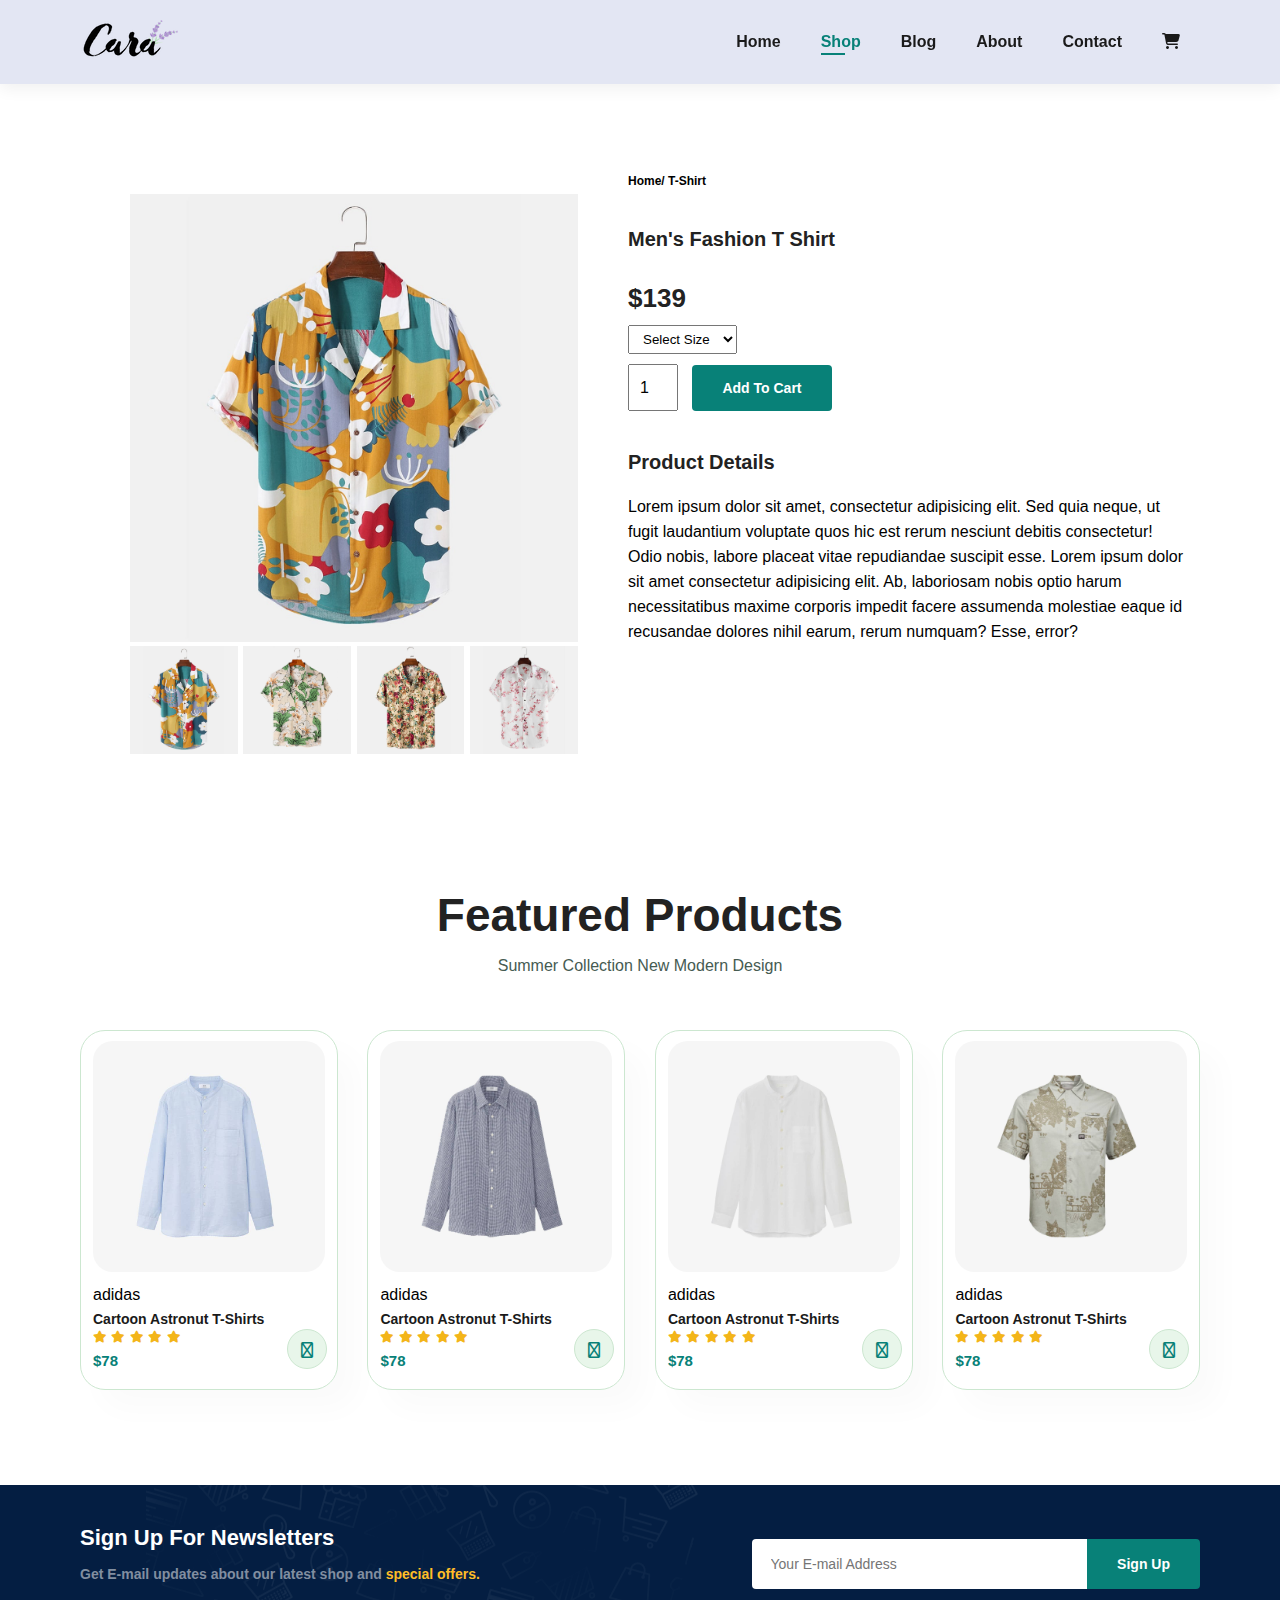
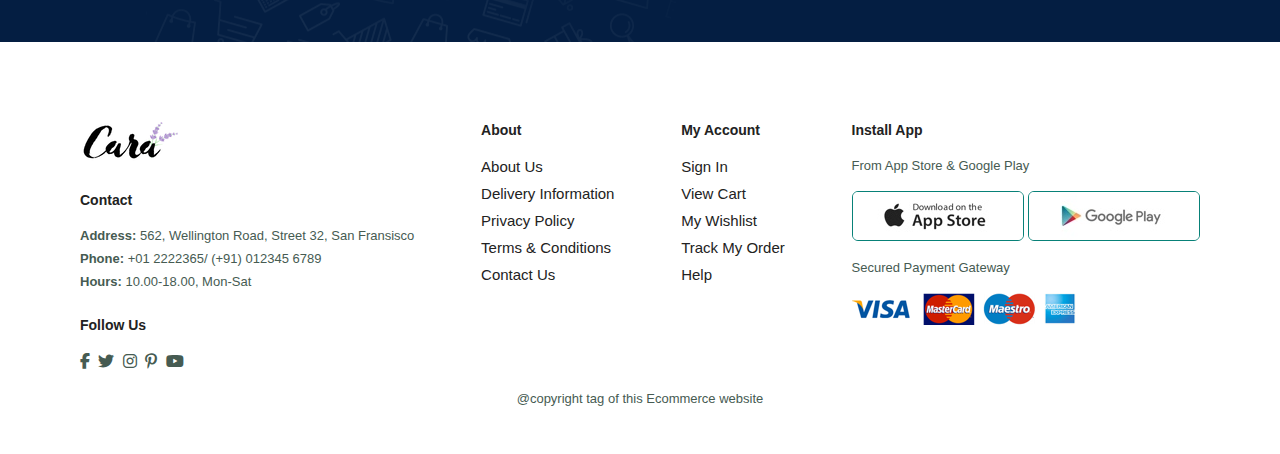
<file: sproduct.html>
<!DOCTYPE html>
<html lang="en">
<head>
    <meta charset="UTF-8">
    <meta name="viewport" content="width=device-width, initial-scale=1.0">
    <link rel="stylesheet" href="style.css">
    <link rel="stylesheet" href="https://cdnjs.cloudflare.com/ajax/libs/font-awesome/6.5.2/css/all.min.css" referrerpolicy="no-referrer" />
    <title>Tech2etc Ecommerce</title>
</head>
<body>
    <section id="header">
        <a href="#"><img src="img/logo.png" class="logo" alt="logo"></a>

        <div>
            <ul id="navbar">
                <li><a href="index.html">Home</a></li>
                <li><a class="active" href="shop.html">Shop</a></li>
                <li><a href="blog.html">Blog</a></li>
                <li><a href="about.html">About</a></li>
                <li><a href="contact.html">Contact</a></li>
                <li id="lg-bag"><a href="cart.html"><i class="fa-solid fa-cart-shopping"></i></a></li>
                <a href="#" id="close"> <i class="far fa-times"></i></a>
            </ul>
        </div>

        <div id="mobile">
            <a href="cart.html"><i class="fa-solid fa-cart-shopping"></i></a>
            <i id="bar" class="fas fa-outdent"></i>
        </div>

    </section>   
    
    <section id="prodetails" class="section-p1">
        <div class="single-pro-image">
            <img src="img/products/f1.jpg" width="100%" id="MainImg" alt="">
            <div class="small-img-group">
                <div class="small-img-col">
                    <img src="img/products/f1.jpg" width="100%" class="small-img" alt="">
                </div>
                <div class="small-img-col">
                    <img src="img/products/f2.jpg" width="100%" class="small-img" alt="">
                </div>
                <div class="small-img-col">
                    <img src="img/products/f3.jpg" width="100%" class="small-img" alt="">
                </div>
                <div class="small-img-col">
                    <img src="img/products/f4.jpg" width="100%" class="small-img" alt="">
                </div>
            </div>
        </div>

        <div class="single-pro-details">
            <h6>Home/ T-Shirt</h6>
            <h4>Men's Fashion T Shirt</h4>
            <h2>$139</h2>
            <select>
                <option>Select Size</option>
                <option>XL</option>
                <option>XXL</option>
                <option>Small</option>
                <option>Large</option>
            </select>
            <input type="number" value="1">
            <button class="normal">Add To Cart</button>
            <h4>Product Details</h4>
            <span>
                Lorem ipsum dolor sit amet, consectetur adipisicing elit. Sed quia neque, ut fugit laudantium voluptate quos hic est rerum nesciunt debitis consectetur! Odio nobis, labore placeat vitae repudiandae suscipit esse. Lorem ipsum dolor sit amet consectetur adipisicing elit. Ab, laboriosam nobis optio harum necessitatibus maxime corporis impedit facere assumenda molestiae eaque id recusandae dolores nihil earum, rerum numquam? Esse, error?
            </span>
        </div>
    </section>

    <section id="product1" class="section-p1">
        <h2>Featured Products</h2>
        <p>Summer Collection New Modern Design</p>
        <div class="pro-container">
            <div class="pro">
                <img src="img/products/n1.jpg" alt="">
                <div class="des">
                    <span>adidas</span>
                    <h5>Cartoon Astronut T-Shirts</h5>
                    <div class="star">
                        <i class="fas fa-star"></i>
                        <i class="fas fa-star"></i>
                        <i class="fas fa-star"></i>
                        <i class="fas fa-star"></i>
                        <i class="fas fa-star"></i>
                    </div>
                    <h4>$78</h4>
                </div>
                <!-- <a href="#"><i class="fal fa-shopping-cart cart"></i></a> -->
                <a href="#"><i class="fa-solid fa-cart-shopping cart"></i></a>
            </div>
            <div class="pro">
                <img src="img/products/n2.jpg" alt="">
                <div class="des">
                    <span>adidas</span>
                    <h5>Cartoon Astronut T-Shirts</h5>
                    <div class="star">
                        <i class="fas fa-star"></i>
                        <i class="fas fa-star"></i>
                        <i class="fas fa-star"></i>
                        <i class="fas fa-star"></i>
                        <i class="fas fa-star"></i>
                    </div>
                    <h4>$78</h4>
                </div>
                <!-- <a href="#"><i class="fal fa-shopping-cart cart"></i></a> -->
                <a href="#"><i class="fa-solid fa-cart-shopping cart"></i></a>
            </div>
            <div class="pro">
                <img src="img/products/n3.jpg" alt="">
                <div class="des">
                    <span>adidas</span>
                    <h5>Cartoon Astronut T-Shirts</h5>
                    <div class="star">
                        <i class="fas fa-star"></i>
                        <i class="fas fa-star"></i>
                        <i class="fas fa-star"></i>
                        <i class="fas fa-star"></i>
                        <i class="fas fa-star"></i>
                    </div>
                    <h4>$78</h4>
                </div>
                <!-- <a href="#"><i class="fal fa-shopping-cart cart"></i></a> -->
                <a href="#"><i class="fa-solid fa-cart-shopping cart"></i></a>
            </div>
            <div class="pro">
                <img src="img/products/n4.jpg" alt="">
                <div class="des">
                    <span>adidas</span>
                    <h5>Cartoon Astronut T-Shirts</h5>
                    <div class="star">
                        <i class="fas fa-star"></i>
                        <i class="fas fa-star"></i>
                        <i class="fas fa-star"></i>
                        <i class="fas fa-star"></i>
                        <i class="fas fa-star"></i>
                    </div>
                    <h4>$78</h4>
                </div>
                <!-- <a href="#"><i class="fal fa-shopping-cart cart"></i></a> -->
                <a href="#"><i class="fa-solid fa-cart-shopping cart"></i></a>
            </div>
        </div>
    </section>

    <section id="newsletter" class="section-p1 section-m1">
        <div class="newstext">
            <h4>Sign Up For Newsletters</h4>
            <p>Get E-mail updates about our latest shop and <span>special offers.</span></p>
        </div>
        <div class="form">
            <input type="text" placeholder="Your E-mail Address">
            <button class="normal">Sign Up</button>
        </div>
    </section>

    <footer class="section-p1">
        <div class="col">
            <img src="img/logo.png" class="logo" alt="logo">
            <h4>Contact</h4>
            <p><strong>Address:</strong> 562, Wellington Road, Street 32, San Fransisco</p>
            <p><strong>Phone:</strong> +01 2222365/ (+91) 012345 6789</p>
            <p><strong>Hours:</strong> 10.00-18.00, Mon-Sat</p>
            <div class="follow">
                <h4>Follow Us</h4>
                <div class="icon">
                    <i class="fab fa-facebook-f"></i>
                    <i class="fab fa-twitter"></i>
                    <i class="fab fa-instagram"></i>
                    <i class="fab fa-pinterest-p"></i>
                    <i class="fab fa-youtube"></i>
                </div>
            </div>
        </div>

        <div class="col">
            <h4>About</h4>
            <a href="#">About Us</a>
            <a href="#">Delivery Information</a>
            <a href="#">Privacy Policy</a>
            <a href="#">Terms & Conditions</a>
            <a href="#">Contact Us</a>
        </div>
        <div class="col">
            <h4>My Account</h4>
            <a href="#">Sign In</a>
            <a href="#">View Cart</a>
            <a href="#">My Wishlist</a>
            <a href="#">Track My Order</a>
            <a href="#">Help</a>
        </div>

        <div class="col install">
            <h4>Install App</h4>
            <p>From App Store & Google Play</p>
            <div class="row">
                <img src="img/pay/app.jpg" alt="app">
                <img src="img/pay/play.jpg" alt="play">
            </div>
            <p>Secured Payment Gateway</p>
            <img src="img/pay/pay.png" alt="">
        </div>

        <div class="copyright">
            <p>@copyright tag of this Ecommerce website</p>
        </div>
    </footer>

    <script>
        var MainImg = document.getElementById("MainImg");
        var smallimg = document.getElementsByClassName("small-img");

        smallimg[0].onclick = function () {
            MainImg.src = smallimg[0].src;
        }
        smallimg[1].onclick = function () {
            MainImg.src = smallimg[1].src;
        }
        smallimg[2].onclick = function () {
            MainImg.src = smallimg[2].src;
        }
        smallimg[3].onclick = function () {
            MainImg.src = smallimg[3].src;
        }

    </script>

    <script src="script.js"></script>

</body>
</html>
</file>
<file: style.css>
*{
    margin: 0px;
    padding: 0px;
    box-sizing: border-box;
    font-family: 'Spartan', sans-serif;
}

h1{
    font-size: 50px;
    line-height: 64px;
    color: #222;
}

h2{
    font-size: 46px;
    line-height: 54px;
    color: #222;
}

h4{
    font-size: 20px;
    color: #222;
}


h6{
    font-weight: 700;
    font-size: 12px;
}


p{
    font-size: 16px;
    color: #465b52;
    margin: 15px 0 20px 0;
}

.section-p1{
    padding: 40px 80px;
}

.section-m1{
    margin: 40px 0;
}

button.normal{
    font-size: 14px;
    font-weight: 600;
    padding: 15px 30px;
    color: #000;
    background-color: #fff;
    border-radius: 4px;
    cursor: pointer;
    border: none;
    outline: none;
    transform: 0.2s;
}

button.white{
    font-size: 13px;
    font-weight: 600;
    padding: 11px 18px;
    color: #fff;
    background-color: transparent;
    cursor: pointer;
    border: 1px solid #fff;
    outline: none;
    transform: 0.2s;
}

body{
    width: 100%;
}

/* Header Start */

#header{
    display: flex;
    align-items: center;
    justify-content: space-between;
    padding: 20px 80px;
    background-color: #E3E6F3;
    box-shadow: 0 5px 15px rgba(0, 0, 0, 0.06);
    z-index: 999;
    position: sticky;
    top: 0;
    left: 0;
}

#navbar{
    display: flex;
    justify-content: center;
    align-items: center;
}

#navbar li{
    list-style: none;
    padding: 0px 20px;
    position: relative;

}

#navbar li a{
    text-decoration: none;
    font-size: 16px;
    font-weight: 600;
    color: #1a1a1a;
    transition: 0.3s ease;
}

#navbar li a:hover,
#navbar li a.active{
    color: #088178;

}

#navbar li a.active::after,
#navbar li a:hover::after{
    content: "";
    width: 30%;
    height: 2px;
    background-color: #088178;
    position: absolute;
    bottom: -4px;
    left: 20px;
}

#mobile{
    display: none;
    align-items: center;

}

#close{
    display: none;
}


/* Home Page */

#hero{
    background-image: url("/img/hero4.png");
    height: 90vh;
    width: 100%;
    background-size: cover;
    background-position: top 25% right 0;
    padding: 0 80px;
    display: flex;
    flex-direction: column;
    align-items: flex-start;
    justify-content: center;
}

#hero h4{
    padding-bottom: 15px;
}

#hero h1{
    color: #088178;
}

#hero button{
    background-image: url("/img/button.png");
    background-color: transparent;
    color: #088178;
    border: 0;
    padding: 14px 80px 14px 65px;
    background-repeat: no-repeat;
    cursor: pointer;
    font-weight: 700;
    font-size: 15px;
}

#feature{
    display: flex;
    align-items: center;
    justify-content: space-between;
    flex-wrap: wrap;
}

#feature .fe-box{
    width: 180px;
    text-align: center;
    padding: 25px 15px;
    box-shadow: 20px 20px 34px rgba(0, 0, 0, 0.03);
    border: 1px solid #cce7d0;
    border-radius: 4px;
    margin: 15px 0;
}

#feature .fe-box:hover{
    box-shadow: 10px 10px 54px rgba(70, 62, 221, 0.1);

}

#feature .fe-box img{
    width: 100%;
    margin-bottom: 10px;
}

#feature .fe-box h6{
    display: inline-block;
    padding: 9px 8px 6px 8px;
    line-height: 1;
    border-radius: 4px;
    color: #088178;
    background-color: #fddde4;
}

#feature .fe-box:nth-child(2) h6{
    background-color: #cdebbc;
}

#feature .fe-box:nth-child(3) h6{
    background-color: #dae8f2;
}

#feature .fe-box:nth-child(4) h6{
    background-color: #cdd4f8;
}

#feature .fe-box:nth-child(5) h6{
    background-color: #f6dbf6;
}

#feature .fe-box:nth-child(6) h6{
    background-color: #fff2ef;
}

#product1{
    text-align: center;
}

#product1 .pro-container{
    display: flex;
    justify-content: space-between;
    padding-top: 20px;
    flex-wrap: wrap;
}

#product1 .pro{
    width: 23%;
    min-width: 250px;
    padding: 10px 12px;
    border: 1px solid #cce7d0;
    border-radius: 25px;
    cursor: pointer;
    box-shadow: 20px 20px 30px rgba(0, 0, 0, 0.02);
    margin: 15px 0;
    transition: 0.2s ease;
    position: relative;
}

#product1 .pro:hover{
    box-shadow: 20px 20px 30px rgba(0, 0, 0, 0.06);
}

#product1 .pro img{
    width: 100%;
    border-radius: 20px;
}

#product1 .pro .des{
    text-align: start;
    padding: 10px 0;    
}

#product1 .pro .des .span{
    color: #606063;
    font-size: 12px;
}

#product1 .pro .des h5{
    padding-top: 7px;
    color: #1a1a1a;
    font-size: 14px;
}

#product1 .pro .des i{
    font-size: 12px;
    color: rgb(243, 181, 25);
}

#product1 .pro .des h4{
    padding-top: 7px;
    font-size: 15px;
    font-weight: 700;
    color: #088178;
}

#product1 .pro .cart{
    width: 40px;
    height: 40px;
    line-height: 40px;
    border-radius: 50px;
    background-color: #e8f6ea;
    font-weight: 500;
    color: #088178;
    border: 1px solid #cce7d0;
    position: absolute;
    bottom: 20px;
    right: 10px;
}

#banner{
    display: flex;
    flex-direction: column;
    justify-content: center;
    align-items: center;
    text-align: center;
    background-image: url("img/banner/b2.jpg");
    width: 100%;
    height: 40vh;
    background-size: cover;
    background-position: center;
}

#banner h4{
    color: #fff;
    font-size: 16px;
}

#banner h2{
    color: #fff;
    font-size: 30px;
    padding: 10px 0;
}

#banner h2 span{
    color: #ef3636;
}

#banner button:hover{
    background-color: #088178;
    color: #fff;

}

#sm-banner{
    display: flex;
    justify-content: space-between;
    flex-wrap: wrap;
}

#sm-banner .banner-box{
    display: flex;
    flex-direction: column;
    justify-content: center;
    align-items: flex-start;
    background-image: url("img/banner/b17.jpg");
    min-width: 560px;
    height: 50vh;
    background-size: cover;
    background-position: center;
    padding: 30px;    
}

#sm-banner .banner-box2{
    background-image: url("img/banner/b10.jpg");
}

#sm-banner h4{
    color: #fff;
    font-size: 20px;
    font-weight: 300;    
}

#sm-banner h2{
    color: #fff;
    font-size: 28px;
    font-weight: 800;    
}

#sm-banner span{
    color: #fff;
    font-size: 14px;
    font-weight: 500;
    padding-bottom: 15px;    
}

#sm-banner .banner-box:hover button{
    background-color: #088178;
    border: 1px solid #088178;
}

#banner3{
    display: flex;
    justify-content: space-between;
    flex-wrap: wrap;
    padding: 0 80px;
}

#banner3 .banner-box{
    display: flex;
    flex-direction: column;
    justify-content: center;
    align-items: flex-start;
    background-image: url("img/banner/b7.jpg");
    min-width: 30%;
    height: 30vh;
    background-size: cover;
    background-position: center;
    padding: 20px; 
    margin-bottom: 20px;      
}

#banner3 .banner-box2{
    background-image: url("img/banner/b4.jpg");
}

#banner3 .banner-box3{
    background-image: url("img/banner/b18.jpg");
}

#banner3 h2{
    color: #fff;
    font-weight: 900;
    font-size: 22px;    
}

#banner3 h3{
    color: #ec544e;
    font-weight: 800;
    font-size: 15px;    
}

#newsletter{
    display: flex;
    justify-content: space-between;
    flex-wrap: wrap;
    align-items: center;
    background-image: url("img/banner/b14.png");
    background-repeat: no-repeat;
    background-position: 20% 30%;
    background-color: #041e42;
}

#newsletter h4{
    font-size: 22px;
    font-weight: 700;
    color: #fff;
}

#newsletter p{
    font-size: 14px;
    font-weight: 600;
    color: #818ea0;
}

#newsletter p span{
    color: #ffbd27;
}

#newsletter .form{
    display: flex;
    width: 40%;
}

#newsletter input{
    height: 3.125rem;
    padding: 0 1.25em;
    font-size: 14px;
    width: 100%;
    border: 1px solid transparent;
    border-radius: 4px;
    outline: none;
    border-top-right-radius: 0;
    border-bottom-right-radius: 0;
}

#newsletter button{
    background-color: #088178;
    color: #fff;
    white-space: nowrap;
    border-top-left-radius: 0;
    border-bottom-left-radius: 0;
} 

footer{
    display: flex;
    flex-wrap: wrap;
    justify-content: space-between;
}

footer .col{
    display: flex;
    flex-direction: column;
    align-items: flex-start;
    margin-bottom: 20px;
}
 
footer .logo{
    margin-bottom: 30px;
}

footer h4{
    font-size: 14px;
    padding-bottom: 20px;    
}

footer p{
    font-size: 13px;
    margin: 0 0 8px 0;    
}

footer a{
    font-size: 15px;
    text-decoration: none;
    color: #222;
    margin-bottom: 10px;
}

footer .follow{
    margin-top: 20px;
}

footer .follow i{
    color: #465b52;
    padding-right: 4px;
    cursor: pointer;
}

footer .install .row img{
    border: 1px solid #088178;
    border-radius: 6px;
}

footer .install img{
    margin: 10px 0 15px 0;
}

footer .follow i:hover,
footer a:hover{
    color: #088178;
}

footer .copyright{
    width: 100%;
    text-align: center;
}


/* shop page */

#page-header{
    background-image: url("img/banner/b1.jpg");
    width: 100%;
    height: 40vh;
    background-size: cover;
    display: flex;
    justify-content: center;
    text-align: center;
    flex-direction: column;
    padding: 14px;
}

#page-header h2,
#page-header p{
    color: #fff;
}

#pagination{
    text-align: center;
}

#pagination a{
    text-decoration: none;
    background-color: #088178;
    padding: 15px 20px;
    border-radius: 4px;
    color: #fff;
    font-weight: 600;    
}

#pagination a i{
    font-size: 16px;
    font-weight: 600;
}

/* single-product */

#prodetails{
    display: flex;
    margin-top: 20px;
}

#prodetails .single-pro-image{
    width: 40%;
    margin: 50px;
}

.small-img-group{
    display: flex;
    justify-content: space-between;
}

.small-img-col{
    flex-basis: 24%;
    cursor: pointer;
}

#prodetails .single-pro-details{
    width: 50%;
    padding-top: 30px;
}

#prodetails .single-pro-details h4{
    padding: 40px 0 20px 0;
}

#prodetails .single-pro-details h2{
    font-size: 26px;
}

#prodetails .single-pro-details select{
    display: block;
    padding: 5px 10px;
    margin-bottom: 10px;
}

#prodetails .single-pro-details input{
    width: 50px;
    height: 47px;
    padding-left: 10px;
    font-size: 16px;
    margin-right: 10px;
}

#prodetails .single-pro-details input:focus {
    outline: none;
}

#prodetails .single-pro-details button{
    background-color: #088178;
    color: #fff;
}

#prodetails .single-pro-details span{
    line-height: 25px;
}

/* blog page */

#page-header.blog-header{
    background-image: url("img/banner/b19.jpg");
}

#blog{
    padding: 150px 150px 0 150px;
}

#blog .blog-box{
    display: flex;
    align-items: center;
    width: 100%;
    position: relative;
    padding-bottom: 90px;
}

#blog .blog-img{
    width: 50%;
    margin-right: 40px;
}

#blog img{
    width: 100%;
    height: 300px;
    object-fit: cover;
}

#blog .blog-details{
    width: 50%;
}

#blog .blog-details a{
    text-decoration: none;
    font-size: 11px;
    color: #000;
    font-weight: 700;
    position: relative;
    transition: 0.3s;
}

#blog .blog-details a::after{
    content: "";
    width: 50px;
    height: 1px;
    background-color: #000;
    position: absolute;
    top: 4px;
    right: -60px;
}

#blog .blog-details a:hover{
    color: #088178;
}

#blog .blog-details a:hover::after{
    background-color: #088178;
}

#blog .blog-box h1{
    position: absolute;
    top: -40px;
    left: 0;
    font-size: 70px;
    font-weight: 700;
    color: #c9cbce;
    z-index: -1;
}

/* about page */

#page-header.about-header{
    background-image: url("img/about/banner.png");
}

#about-head{
    display: flex;
    align-items: center;
}

#about-head img{
    width: 50%;
    height: auto;

}

#about-head div{
    padding-left: 40px;
}

#about-app{
    text-align: center;
}

#about-app .video{
    width: 70%;
    height: 100%;
    margin: 30px auto 0 auto;
}

#about-app .video video{
    width: 100%;
    height: 100%;
    border-radius: 20px;
}

/* contact page */

#contact-details{
    display: flex;
    align-items: center;
    justify-content: space-between;
}

#contact-details .details{
    width: 40%;
}

#contact-details .details span,
#form-details form span{
    font-size: 12px;
}

#contact-details .details h2,
#form-details form h2{
    font-size: 26px;
    line-height: 35px;
    padding: 20px 0;
}

#contact-details .details h3{
    font-size: 16px;
    padding-bottom: 15px;
}

#contact-details .details li{
    list-style: none;
    display: flex;
    padding: 10px 0;
}

#contact-details .details li i{
    font-size: 14px;
    padding-right: 22px;
}

#contact-details .details li p{
    margin: 0;
    font-size: 14px;
}

#contact-details .map{
    width: 55%;
    height: 400px;
}

#contact-details .map iframe{
    width: 100%;
    height: 100%;
}

#form-details{
    display: flex;
    justify-content: space-between;
    margin: 30px;
    padding: 80px;
    border: 1px solid #e1e1e1;
}

#form-details form{
    width: 65%;
    display: flex;
    flex-direction: column;
    align-items: flex-start;
}

#form-details form input,
#form-details form textarea{
    width: 100%;
    padding: 12px 15px;
    outline: none;
    margin-bottom: 20px;
    border: 1px solid #e1e1e1;
}

#form-details form button{
    background-color: #088178;
    color: #fff;
}

#form-details .people div{
    padding-bottom: 25px;
    display: flex;
    align-items: flex-start;
}

#form-details .people div img{
    width: 65px;
    height: 65px;
    object-fit: cover;
    margin-right: 15px;
}

#form-details .people div p{
    margin: 0;
    font-size: 13px;
    line-height: 25px;
}

#form-details .people span{
    display: block;
    font-size: 16px;
    font-weight: 600;
    color: #000;
}

/* cart page */

#cart{
    overflow-x: auto;
}

#cart table{
    width: 100%;
    border-collapse: collapse;
    table-layout: fixed;
    white-space: nowrap;
}

#cart table img{
    width: 70px;
}

#cart table td:nth-child(1){
    width: 100px;
    text-align: center;
}

#cart table td:nth-child(2){
    width: 150px;
    text-align: center;
}

#cart table td:nth-child(3){
    width: 250px;
    text-align: center;
}

#cart table td:nth-child(4),
#cart table td:nth-child(5),
#cart table td:nth-child(6){
    width: 150px;
    text-align: center;
}

#cart table td:nth-child(5) input{
    width: 70px;
    padding: 10px 5px 10px 15px;
}

#cart table thead{
    border: 1px solid #e2e9e1;
    border-left: none;
    border-right: none;
}

#cart table thead td{
    font-weight: 700;
    text-transform: uppercase;
    font-size: 13px;
    padding: 18px 0;
}

#cart table tbody tr td{
    padding-top: 15px;
}

#cart table tbody td{
    font-size: 13px;
}

#card-add{
    display: flex;
    flex-wrap: wrap;
    justify-content: space-between;
}

#coupon{
    width: 50%;
    margin-bottom: 30px;
}

#coupon h3,
#subtotal h3{
    padding-bottom: 15px;
}

#coupon input{
    padding: 10px 20px;
    outline: none;
    width: 60%;
    margin-right: 10px;
    border: 1px solid #e2e9e1;
}

#coupon button,
#subtotal button{
    background-color: #088178;
    color: #fff;
    padding: 12px 20px;
}

#subtotal{
    width: 50%;
    margin-bottom: 30px;
    border: 1px solid #e2e9e1;
    padding: 30px;
}

#subtotal table{
    border-collapse: collapse;
    width: 100%;
    margin-bottom: 20px;
}

#subtotal table td{
    width: 50%;
    border: 1px solid #e2e9e1;
    padding: 10px;
    font-size: 13px;
}

/* start media query */

@media (max-width: 799px) {

    .section-p1 {
        padding: 40px 40px;
    }

    #navbar {
        display: flex;
        flex-direction: column;
        justify-content: flex-start;
        align-items: flex-start;
        position: fixed;
        top: 0;
        right: -300px;
        height: 100vh;
        width: 300px;
        background-color: #E3E6F3;
        box-shadow: 0 40px 60px rgba(0, 0, 0, 0.1);
        padding: 80px 0 0 10px;
        transition: 0.3s;
    }

    #navbar.active{
        right: 0px;
    }

    #navbar li{
        margin-bottom: 25px;
    }

    #mobile{
        display: flex;
        align-items: center;
    }

    #mobile i{
        color: #1a1a1a;
        font-size: 24px;
        padding-left: 20px;
    }

    #close{
        display: initial;
        position: absolute;
        top: 30px;
        left: 30px;
        color: #222;
        font-size: 24px;
    }

    #lg-bag{
        display: none;
    }

    #hero {
        height: 70vh;
        padding: 0 80px;
        background-position: top 30% right 30%;
    }

    #feature {
        justify-content: center;
    }

    #feature .fe-box {
        margin: 15px 15px;
    }

    #product1 .pro-container {
        justify-content: center;
    }

    #product1 .pro {
        margin: 15px;
    }

    #banner {
        height: 25vh;
    }

    #sm-banner .banner-box {
        min-width: 100%;
        height: 30vh;
    }

    #banner3 {
        padding: 0 40px;
    }

    #banner3 .banner-box {
        width: 28%;
    }

    #newsletter .form {
        width: 70%;
    }

    /* contact page */

    #form-details {
        padding: 40px;
    }

    #form-details form {
        width: 50%;
    }
}


@media (max-width: 490px){
    
    .section-p1 {
        padding: 20px;
    }

    #header {
        padding: 10px 30px;
    }

    h1 {
        font-size: 38px;
    }

    h2 {
        font-size: 32px;
    }

    #hero {
        padding: 0 20px;
        background-position: 55%;
    }

    #feature {
        justify-content: space-between;
    }

    #feature .fe-box {
        width: 155px;
        margin: 0 0 15px 0;
    }

    #product1 .pro {
        width: 100%;
    }

    #banner {
        height: 40vh;
    }

    #sm-banner .banner-box {
        height: 40vh;
    }

    #sm-banner .banner-box2 {
        margin-top: 20px;
    }

    #banner3 {
        padding: 0 20px;
    }

    #banner3 .banner-box {
        width: 100%;
    }

    #newsletter {
        padding: 40px 20px;
    }

    #newsletter .form {
        width: 100%;
    }
    footer .copyright {
        text-align: start;
    }

    /* single product */

    #prodetails {
        display: flex;
        flex-direction: column;
    }

    #prodetails .single-pro-image {
        width: 100%;
        margin: 0px;
    }

    #prodetails .single-pro-details {
        width: 100%;
    }

    /* blog-page */

    #blog {
        padding: 100px 20px 0 20px;
    }

    #blog .blog-box {
        display: flex;
        flex-direction: column;
        align-items: flex-start;
    }

    #blog .blog-img {
        width: 100%;
        margin-right: 0;
        margin-bottom: 30px;
    }

    #blog .blog-details {
        width: 100%;
    }

    /* about page */

    #about-head {
        display: flex;
        flex-direction: column;
    }

    #about-head img {
        width: 100%;
        margin-bottom: 20px;
    }

    #about-head div {
        padding-left: 0px;
    }

    #about-app .video {
        width: 100%;
    }

    /* contact page */

    #contact-details {
        flex-direction: column;
    }

    #contact-details .details {
        width: 100%;
        margin-bottom: 30px;
    }

    #contact-details .map {
        width: 100%;
    }

    #form-details {
        margin: 10px;
        padding: 30px 10px;
        flex-wrap: wrap;
    }

    #form-details form {
        width: 100%;
        margin-bottom: 30px;
    }

    /* cart page */

    #card-add {
        display: flex;
        flex-direction: column;
    }

    #coupon {
        width: 100%;
    }

    #subtotal {
        width: 100%;
        padding: 20px;
    }
}
</file>
